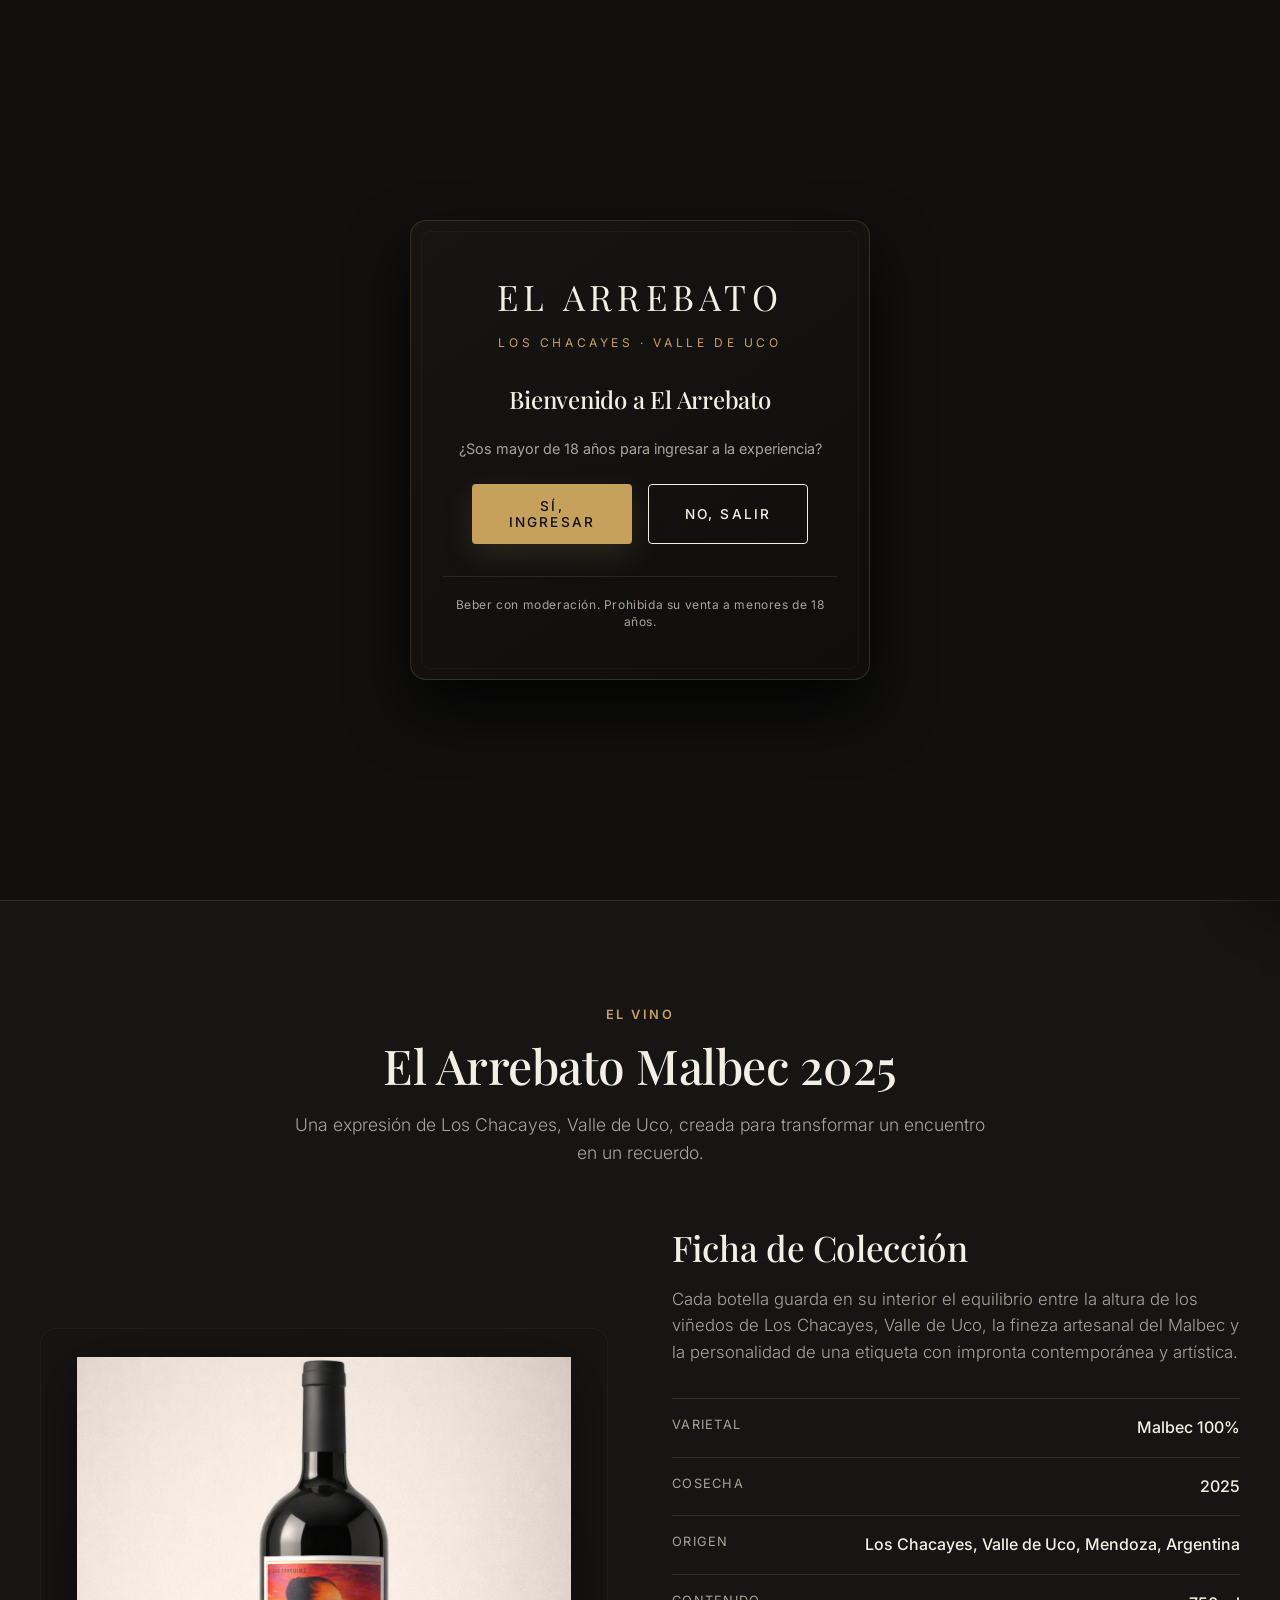
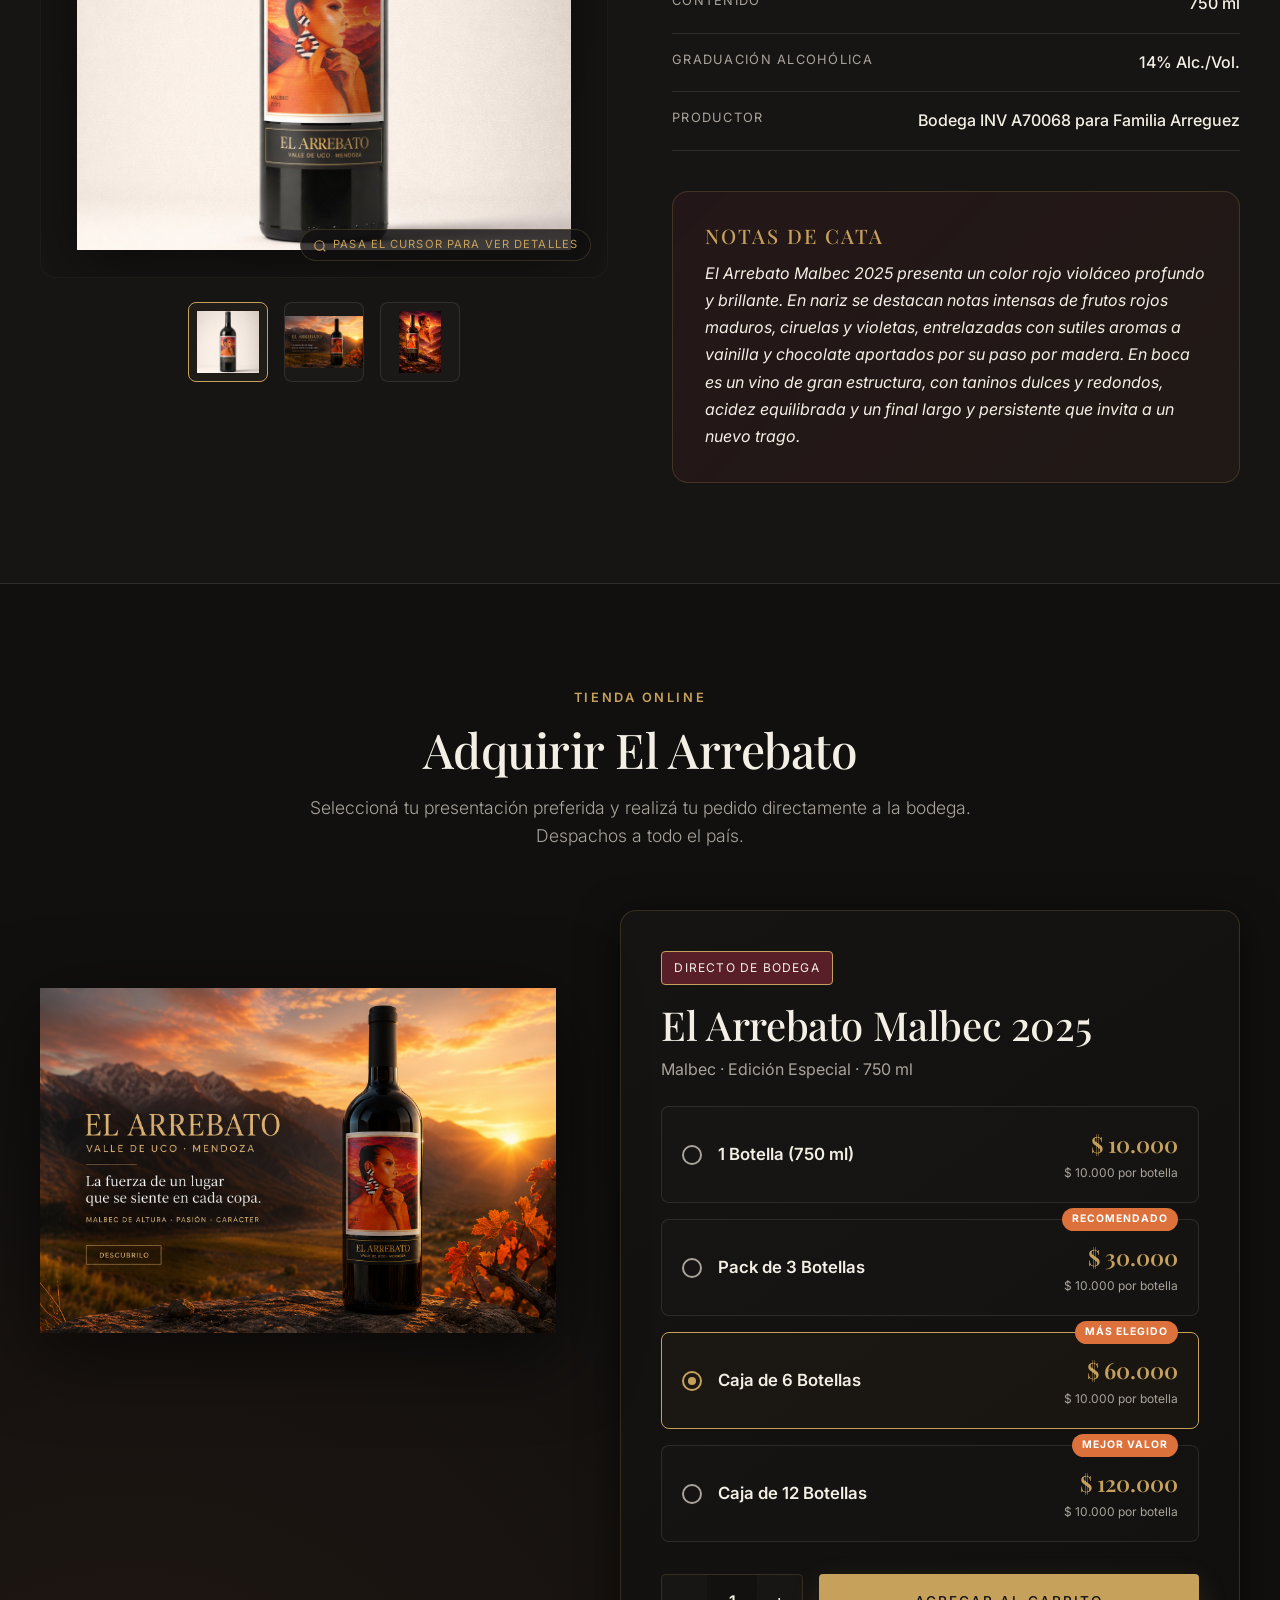
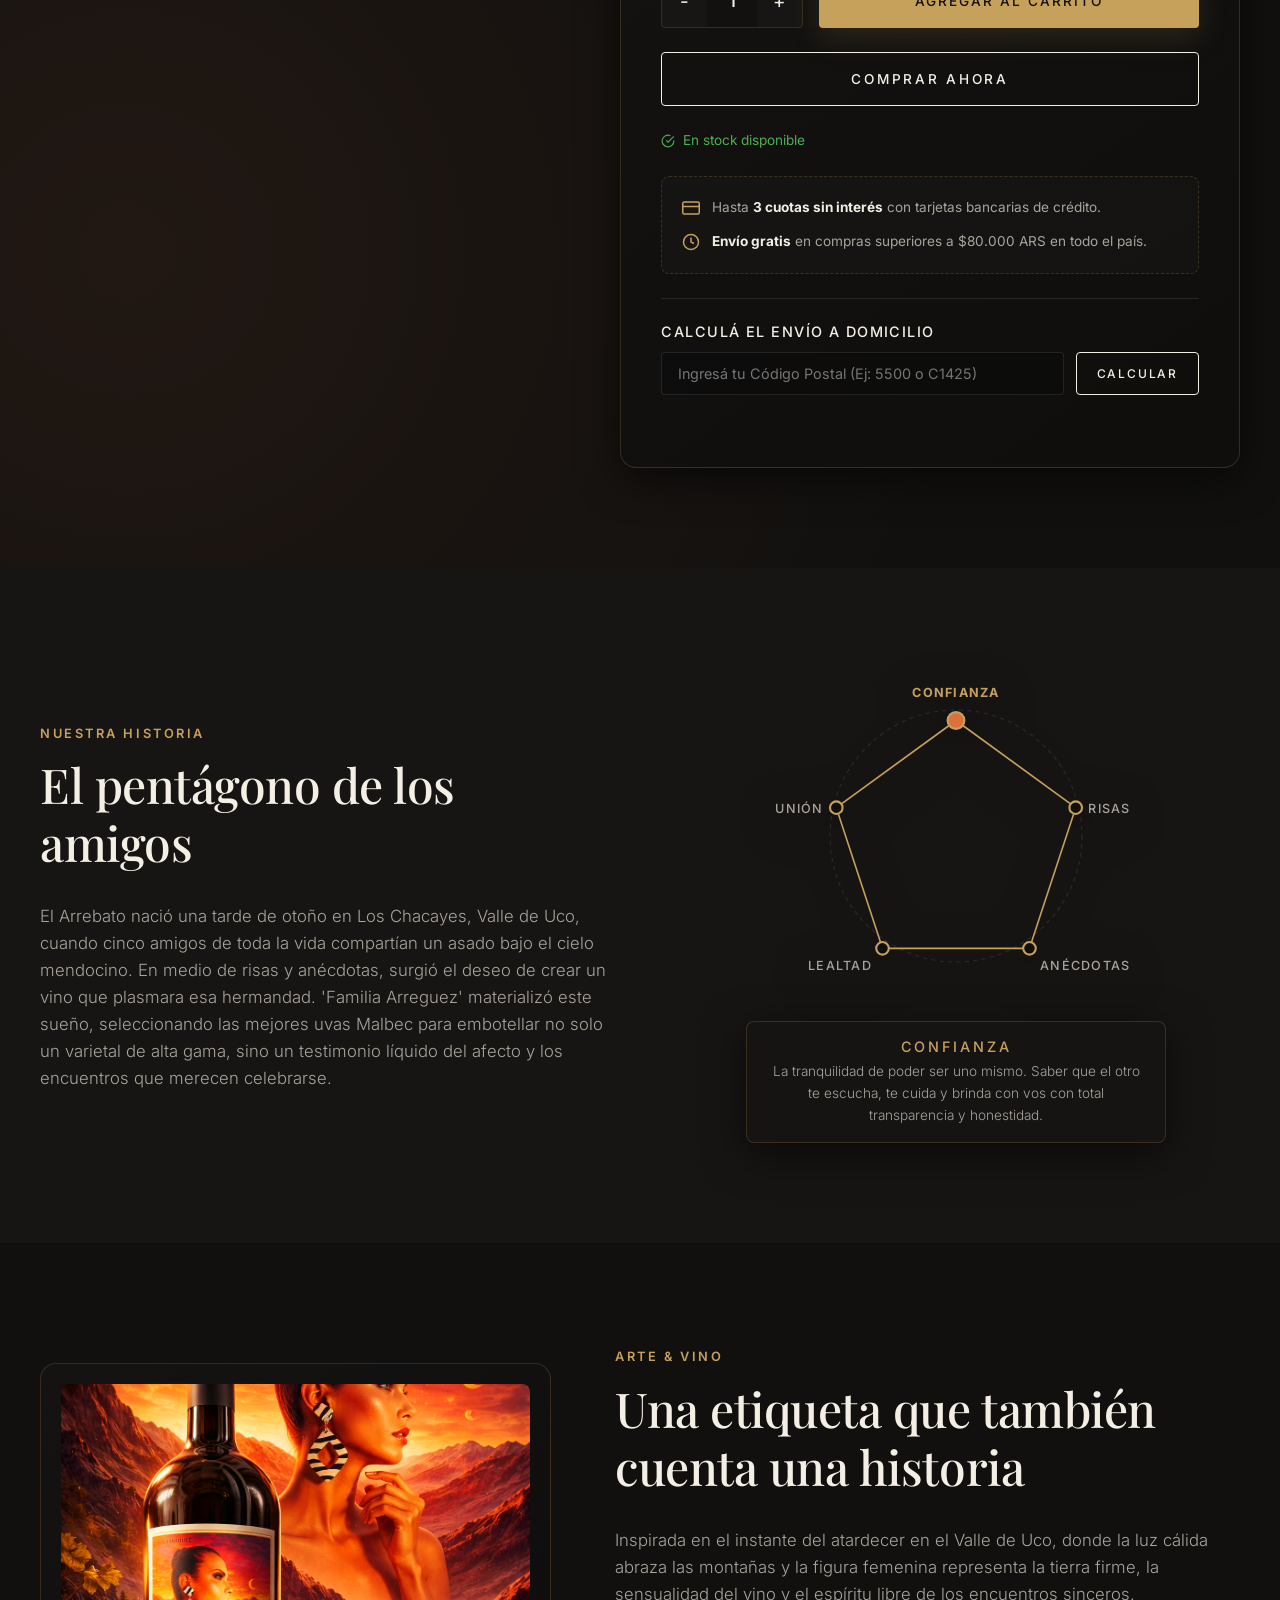
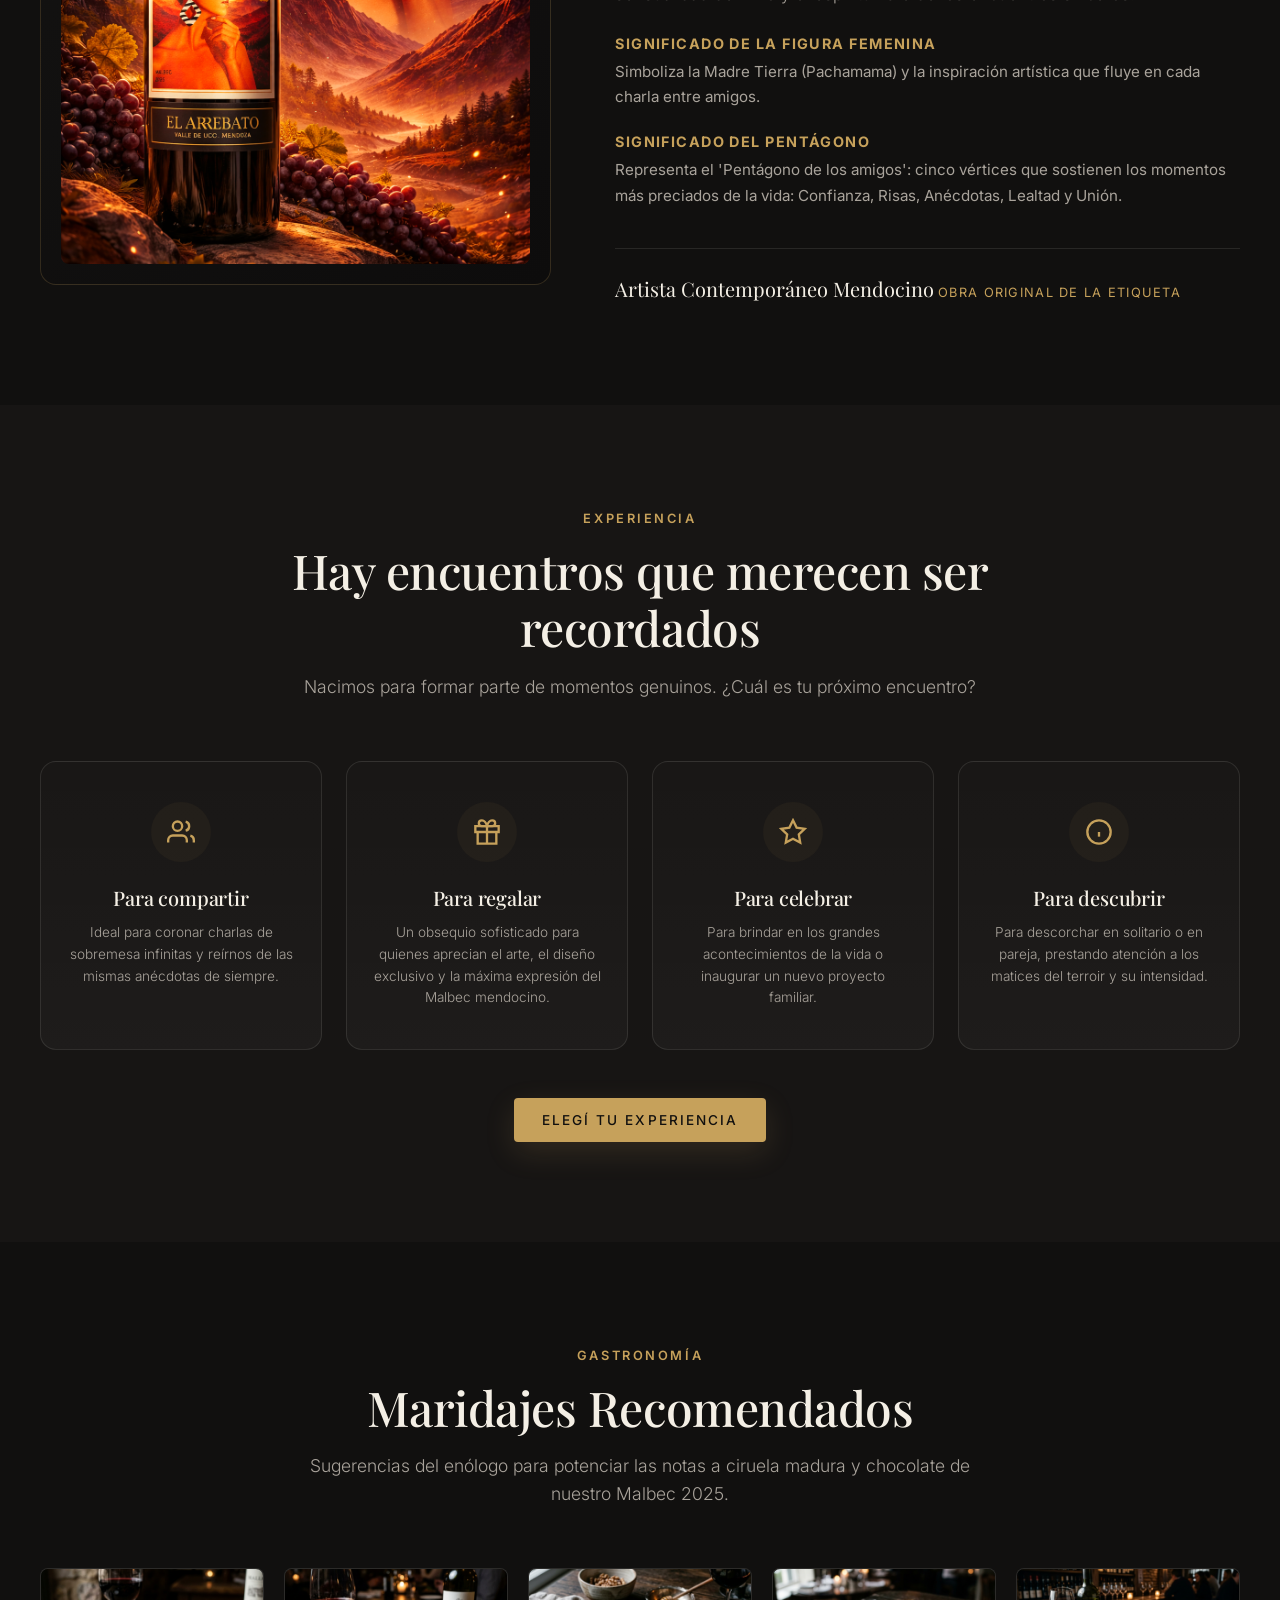
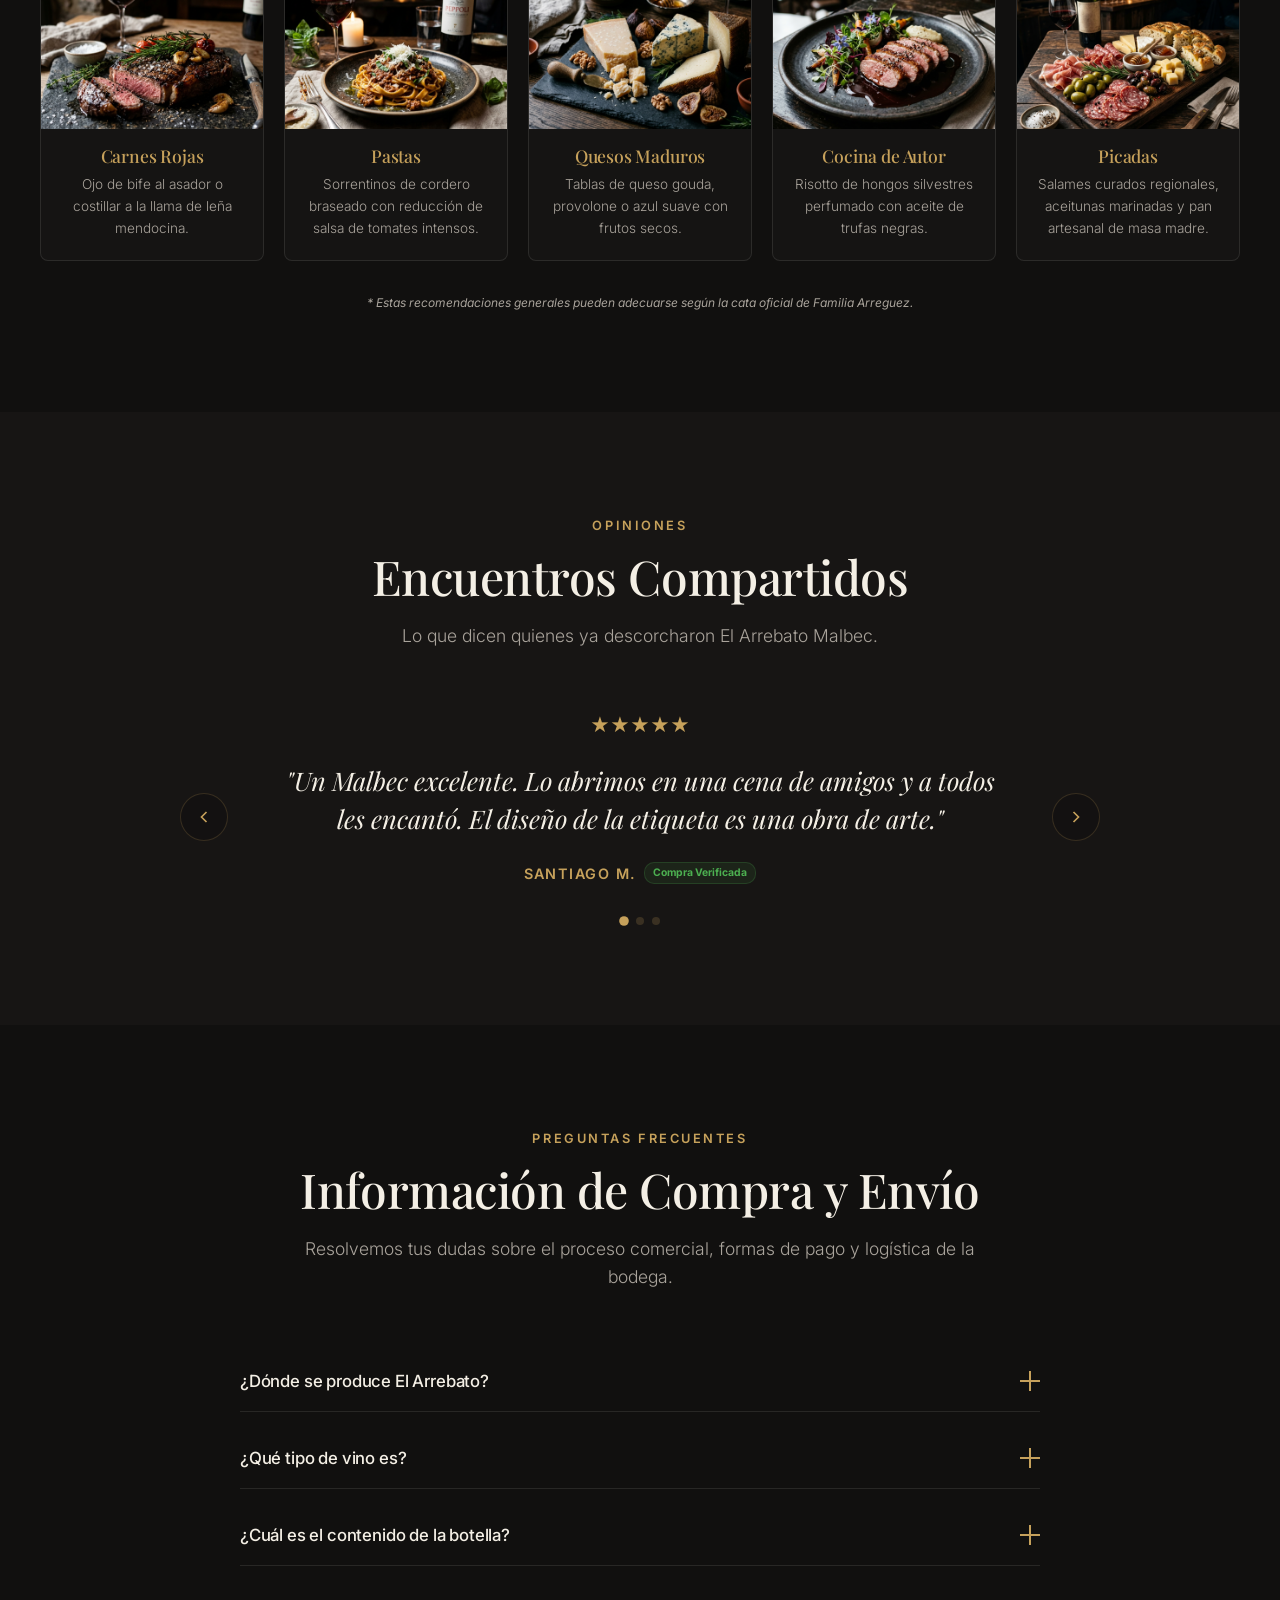
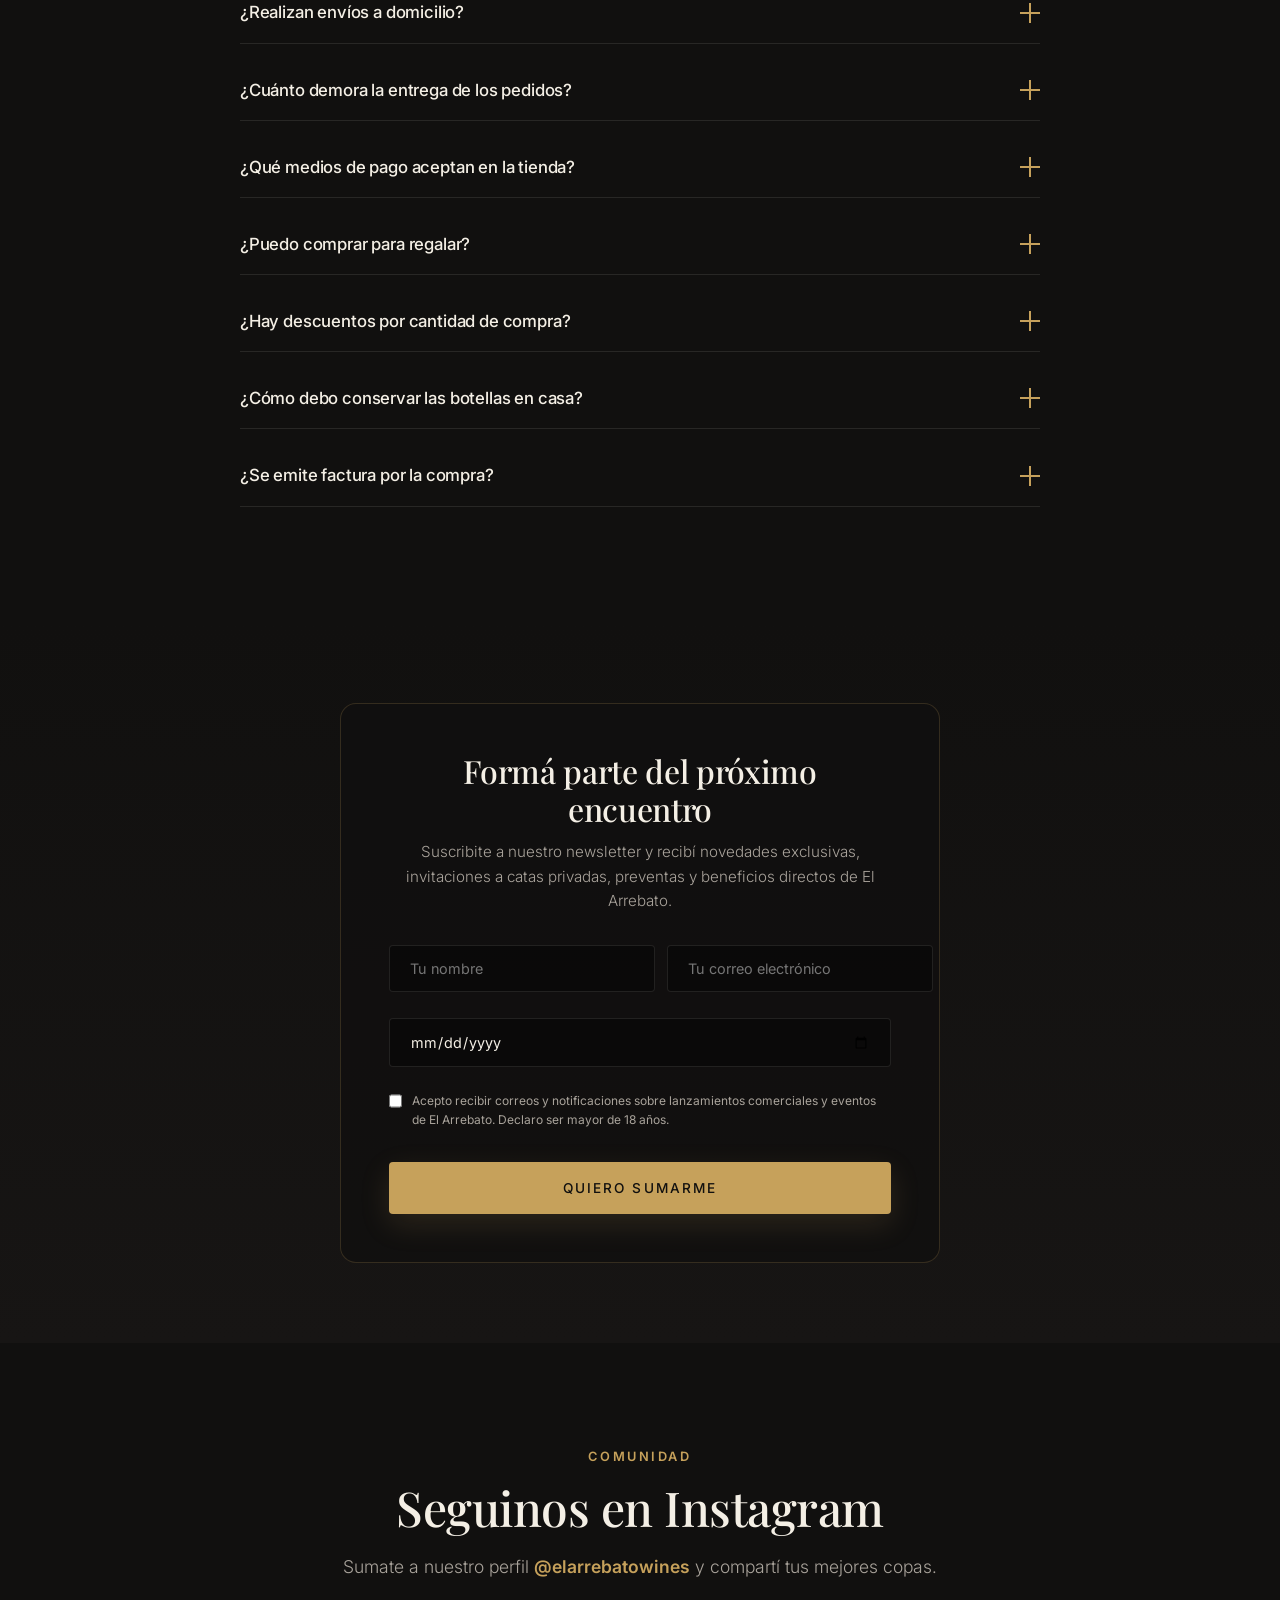
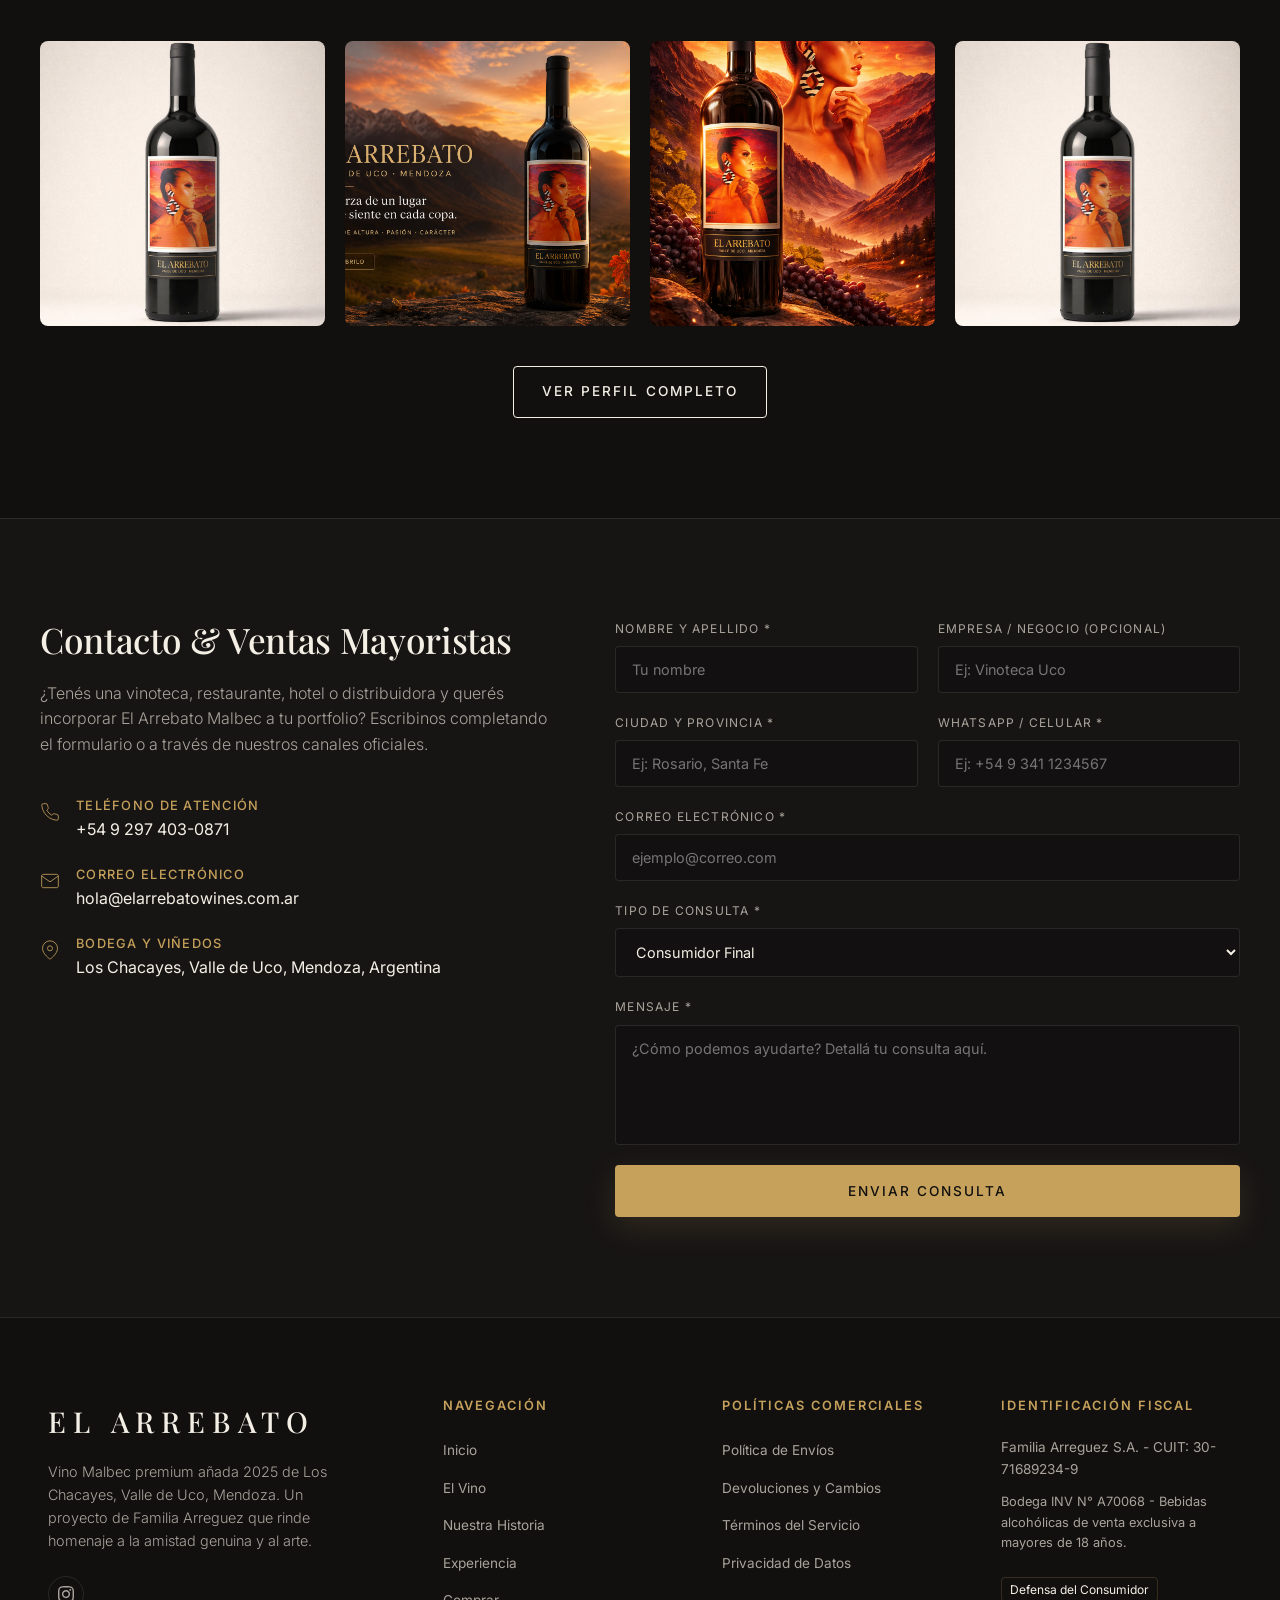
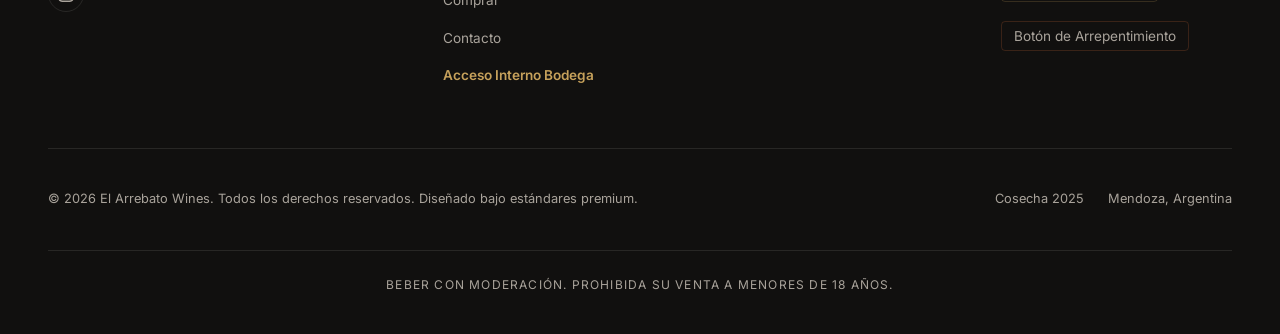
<file: index.html>
<!DOCTYPE html>
<html lang="es">
<head>
    <meta charset="UTF-8">
    <meta name="viewport" content="width=device-width, initial-scale=1.0">
    
    <!-- SEO & Metadata Primario -->
    <title>El Arrebato — Vino Malbec Premium de Los Chacayes, Valle de Uco</title>
    <meta name="description" content="Descubrí El Arrebato, un Malbec premium de Los Chacayes, Valle de Uco, Mendoza. Creado bajo el concepto del pentágono de los amigos para transformar encuentros en recuerdos. Compra online segura.">
    <meta name="keywords" content="El Arrebato vino, El Arrebato Malbec, Malbec Los Chacayes, Malbec Valle de Uco, Comprar vino Malbec online, Comprar vino de Mendoza, Vino argentino premium, Vino para regalar, Vinos del Valle de Uco">
    <link rel="canonical" href="https://www.elarrebatowines.com.ar/">

    <!-- Open Graph (Redes Sociales) -->
    <meta property="og:type" content="product">
    <meta property="og:title" content="El Arrebato — Vino Malbec Premium de Los Chacayes, Valle de Uco">
    <meta property="og:description" content="Desde Los Chacayes, Valle de Uco, Mendoza, una edición con carácter, arte y una historia de amistad. Edición exclusiva 750 ml.">
    <meta property="og:image" content="public/images/arrebato_perspectiva.png">
    <meta property="og:url" content="https://www.elarrebatowines.com.ar/">
    <meta property="og:site_name" content="El Arrebato">

    <!-- Estilos CSS -->
    <link rel="stylesheet" href="css/style.css">
    
    <!-- FAQ Schema JSON-LD para SEO y AEO -->
    <script type="application/ld+json">
    {
      "@context": "https://schema.org",
      "@type": "FAQPage",
      "mainEntity": [
        {
          "@type": "Question",
          "name": "¿Dónde se produce El Arrebato?",
          "acceptedAnswer": {
            "@type": "Answer",
            "text": "El Arrebato se produce y embotella con uvas seleccionadas de Los Chacayes, Valle de Uco, Mendoza, Argentina."
          }
        },
        {
          "@type": "Question",
          "name": "¿Qué tipo de vino es?",
          "acceptedAnswer": {
            "@type": "Answer",
            "text": "Es un vino tinto varietal 100% Malbec, cosecha 2025, de perfil premium y sofisticado."
          }
        },
        {
          "@type": "Question",
          "name": "¿Cuál es el contenido de la botella?",
          "acceptedAnswer": {
            "@type": "Answer",
            "text": "La presentación oficial de El Arrebato Malbec es en botella de vidrio premium de 750 ml."
          }
        },
        {
          "@type": "Question",
          "name": "¿Realizan envíos?",
          "acceptedAnswer": {
            "@type": "Answer",
            "text": "Sí, realizamos envíos a todo el territorio de la República Argentina de forma segura y garantizada."
          }
        },
        {
          "@type": "Question",
          "name": "¿Cuánto demora la entrega?",
          "acceptedAnswer": {
            "@type": "Answer",
            "text": "Los envíos dentro de Mendoza demoran de 24 a 48 horas. Para CABA, GBA y principales capitales nacionales, el tiempo es de 3 a 5 días hábiles. El resto del país demora de 5 a 7 días hábiles."
          }
        },
        {
          "@type": "Question",
          "name": "¿Qué medios de pago aceptan?",
          "acceptedAnswer": {
            "@type": "Answer",
            "text": "Aceptamos tarjetas de crédito y débito a través de la plataforma segura de Mercado Pago, y transferencia bancaria directa."
          }
        }
      ]
    }
    </script>

    <!-- Product Schema JSON-LD para Google Search -->
    <script type="application/ld+json">
    {
      "@context": "https://schema.org/",
      "@type": "Product",
      "name": "El Arrebato Malbec 2025",
      "image": [
        "public/images/arrebato_frente.png",
        "public/images/arrebato_perspectiva.png"
      ],
      "description": "Vino Malbec premium añada 2025 de Los Chacayes, Valle de Uco, Mendoza. 14% Alc./Vol. Producido para Familia Arreguez.",
      "sku": "EA-MALBEC-2025",
      "brand": {
        "@type": "Brand",
        "name": "El Arrebato"
      },
      "offers": {
        "@type": "AggregateOffer",
        "priceCurrency": "ARS",
        "lowPrice": "10000",
        "highPrice": "10000",
        "offerCount": "4",
        "priceValidUntil": "2027-12-31",
        "availability": "https://schema.org/InStock"
      }
    }
    </script>
</head>
<body>

    <!-- 1. Verificación de Edad (Age Gate) -->
    <div id="age-gate">
        <div class="age-gate-card">
            <div class="age-gate-logo">EL ARREBATO</div>
            <div class="age-gate-subtitle">Los Chacayes · Valle de Uco</div>
            <h2 class="age-gate-title">Bienvenido a El Arrebato</h2>
            <p style="color: var(--color-gray-warm); font-size: 0.9rem; margin-bottom: 24px;">¿Sos mayor de 18 años para ingresar a la experiencia?</p>
            
            <div class="age-gate-buttons">
                <button class="btn btn-solid" id="age-yes">Sí, ingresar</button>
                <button class="btn btn-outline" id="age-no">No, salir</button>
            </div>
            
            <div class="age-gate-warning">
                Beber con moderación. Prohibida su venta a menores de 18 años.
            </div>
        </div>
    </div>

    <!-- 2. Carrito de Compras Lateral (Drawer) -->
    <div class="cart-overlay" id="cart-overlay"></div>
    <div id="cart-drawer">
        <div class="cart-header">
            <h3>Tu selección de vinos</h3>
            <span class="close-cart" id="close-cart">
                <svg viewBox="0 0 24 24" width="24" height="24" stroke="currentColor" fill="none" stroke-width="2"><line x1="18" y1="6" x2="6" y2="18"></line><line x1="6" y1="6" x2="18" y2="18"></line></svg>
            </span>
        </div>
        
        <div class="cart-items-container" id="cart-items-container">
            <!-- Renderizado dinámico de items vía JS -->
        </div>
        
        <div class="cart-footer">
            <div class="discount-code-section">
                <div class="discount-code-row">
                    <input type="text" id="promo-code-input" placeholder="Ingresá código de descuento (Ej: AMIGOS10)" value="">
                    <button class="btn btn-outline" id="apply-promo-btn">Aplicar</button>
                </div>
                <div class="discount-message" id="promo-message"></div>
            </div>
            
            <div class="cart-subtotal-row">
                <span>Subtotal:</span>
                <span id="cart-subtotal">$0</span>
            </div>
            <div class="cart-subtotal-row text-sunset" style="display: none;">
                <span>Descuento aplicado:</span>
                <span id="cart-discount">-$0</span>
            </div>
            <div class="cart-subtotal-row">
                <span>Envío estimado:</span>
                <span id="cart-shipping">$0</span>
            </div>
            <div class="cart-subtotal-row total">
                <span>Total:</span>
                <span id="cart-total">$0</span>
            </div>
            
            <button class="btn btn-solid" id="btn-checkout">Proceder al checkout</button>
            <div class="cart-continue-shopping" id="continue-shopping">Seguir explorando</div>
        </div>
    </div>

    <!-- 3. Modal de Checkout de Compra -->
    <div class="checkout-modal" id="checkout-modal">
        <div class="checkout-card">
            <div class="checkout-header">
                <h3>Finalizar Compra</h3>
                <span class="close-checkout" id="close-checkout">&times;</span>
            </div>
            
            <div class="checkout-steps-nav">
                <div class="checkout-step-nav-item active" id="step-nav-1">1. Envío</div>
                <div class="checkout-step-nav-item" id="step-nav-2">2. Pago</div>
                <div class="checkout-step-nav-item" id="step-nav-3">3. Confirmación</div>
            </div>
            
            <div class="checkout-body">
                <!-- Paso 1: Datos Personales y de Envío -->
                <div class="checkout-step-panel active" id="step-panel-1">
                    <h4 style="font-family:var(--font-sans); font-size:1.1rem; margin-bottom:20px; font-weight:600;">Detalle de entrega</h4>
                    <form class="checkout-form-grid" id="checkout-form-1" onsubmit="return false;">
                        <div class="form-group" style="grid-column: span 2;">
                            <label for="chk-name">Nombre y Apellido completo *</label>
                            <input type="text" id="chk-name" required placeholder="Ej: Juan Arreguez">
                        </div>
                        <div class="form-group">
                            <label for="chk-email">Email *</label>
                            <input type="email" id="chk-email" required placeholder="juan@ejemplo.com">
                        </div>
                        <div class="form-group">
                            <label for="chk-phone">WhatsApp / Celular *</label>
                            <input type="tel" id="chk-phone" required placeholder="Ej: +54 9 297 403-0871">
                        </div>
                        <div class="form-group" style="grid-column: span 2;">
                            <label for="chk-address">Calle, número, piso, dpto *</label>
                            <input type="text" id="chk-address" required placeholder="Dirección completa de entrega">
                        </div>
                        <div class="form-group">
                            <label for="chk-province">Provincia *</label>
                            <select id="chk-province" required>
                                <option value="Mendoza">Mendoza</option>
                                <option value="Buenos Aires">Buenos Aires</option>
                                <option value="CABA">CABA (Capital Federal)</option>
                                <option value="Catamarca">Catamarca</option>
                                <option value="Chaco">Chaco</option>
                                <option value="Chubut">Chubut</option>
                                <option value="Cordoba">Córdoba</option>
                                <option value="Corrientes">Corrientes</option>
                                <option value="Entre Rios">Entre Ríos</option>
                                <option value="Formosa">Formosa</option>
                                <option value="Jujuy">Jujuy</option>
                                <option value="La Pampa">La Pampa</option>
                                <option value="La Rioja">La Rioja</option>
                                <option value="Misiones">Misiones</option>
                                <option value="Neuquen">Neuquén</option>
                                <option value="Rio Negro">Río Negro</option>
                                <option value="Salta">Salta</option>
                                <option value="San Juan">San Juan</option>
                                <option value="San Luis">San Luis</option>
                                <option value="Santa Cruz">Santa Cruz</option>
                                <option value="Santa Fe">Santa Fe</option>
                                <option value="Santiago del Estero">Santiago del Estero</option>
                                <option value="Tierra del Fuego">Tierra del Fuego</option>
                                <option value="Tucuman">Tucumán</option>
                            </select>
                        </div>
                        <div class="form-group">
                            <label for="chk-city">Localidad *</label>
                            <input type="text" id="chk-city" required placeholder="Ej: Ciudad de Mendoza">
                        </div>
                        <div class="form-group">
                            <label for="chk-zip">Código Postal *</label>
                            <input type="text" id="chk-zip" required placeholder="Ej: 5500">
                        </div>
                    </form>
                </div>
                
                <!-- Paso 2: Método de Pago -->
                <div class="checkout-step-panel" id="step-panel-2">
                    <h4 style="font-family:var(--font-sans); font-size:1.1rem; margin-bottom:20px; font-weight:600;">Selección de pago</h4>
                    <div class="payment-methods-grid">
                        <div class="payment-method-card selected" data-method="mercadopago">
                            <div class="payment-method-radio"></div>
                            <div class="payment-method-text">
                                <h4>Mercado Pago (Crédito, Débito, Saldo)</h4>
                                <p>Aboná de forma segura con tarjeta de crédito en cuotas sin interés o débito directo a través de la pasarela líder.</p>
                            </div>
                        </div>
                        <div class="payment-method-card" data-method="transfer">
                            <div class="payment-method-radio"></div>
                            <div class="payment-method-text">
                                <h4>Transferencia Bancaria Directa</h4>
                                <p>Recibirás los datos bancarios de la Familia Arreguez para enviar tu comprobante. Despacho inmediato.</p>
                            </div>
                        </div>
                    </div>
                    <div class="order-summary-box" id="checkout-order-summary">
                        <!-- Carga dinámica del resumen de orden -->
                    </div>
                </div>
                
                <!-- Paso 3: Confirmación Final Éxito -->
                <div class="checkout-step-panel" id="step-panel-3">
                    <div class="checkout-success-panel">
                        <div class="checkout-success-icon flex-center">
                            <svg viewBox="0 0 24 24" stroke="currentColor" fill="none" stroke-width="3"><polyline points="20 6 9 17 4 12"></polyline></svg>
                        </div>
                        <h4>¡Gracias por tu compra!</h4>
                        <p>Tu orden de El Arrebato ha sido recibida con éxito y ya está en proceso de preparación en la bodega. Te enviamos un mail automático con el resumen.</p>
                        
                        <div class="order-summary-box" id="success-summary-box" style="text-align: left;">
                            <!-- Detalle resumen exitoso -->
                        </div>
                        <div id="payment-instructions"></div>
                        
                        <button class="btn btn-solid" id="checkout-finish-btn" style="margin-top: 24px;">Volver a la Tienda</button>
                    </div>
                </div>
            </div>
            
            <div class="checkout-footer">
                <button class="btn btn-outline" id="checkout-prev" style="display: none;">Volver</button>
                <button class="btn btn-solid" id="checkout-next">Continuar a pago</button>
            </div>
        </div>
    </div>

    <!-- 4. Header de la Landing Page -->
    <header>
        <div class="nav-container">
            <a href="#hero" class="logo">EL ARREBATO</a>
            
            <nav class="nav-links" id="nav-links">
                <a href="#hero" class="active">Inicio</a>
                <a href="#el-vino">El Vino</a>
                <a href="#nuestra-historia">Nuestra Historia</a>
                <a href="#experiencia">Experiencia</a>
                <a href="#comprar">Comprar</a>
                <a href="#contacto">Contacto</a>
            </nav>
            
            <div class="nav-actions">
                <!-- Lang pill toggle -->
                <div class="lang-selector-pill">
                    <span class="lang-btn active">ES</span>
                    <span class="lang-btn">EN</span>
                </div>
                <div class="cart-icon-btn" id="cart-icon-btn" aria-label="Carrito de compras" style="margin-left: 10px;">
                    <svg viewBox="0 0 24 24"><circle cx="9" cy="21" r="1"></circle><circle cx="20" cy="21" r="1"></circle><path d="M1 1h4l2.68 13.39a2 2 0 0 0 2 1.61h9.72a2 2 0 0 0 2-1.61L23 6H6"></path></svg>
                    <span class="cart-badge" style="display: none;">0</span>
                </div>
                <a href="#comprar" class="btn btn-outline nav-cta-btn">Comprar ahora</a>
                <div class="menu-toggle" id="menu-toggle" aria-label="Menu hamburguesa">
                    <span></span>
                    <span></span>
                    <span></span>
                </div>
            </div>
        </div>
    </header>

    <!-- 5. Hero Principal (Pantalla Completa) -->
    <section id="hero">
        <div class="container hero-grid">
            <div class="hero-content">
                <span class="hero-tagline">Malbec 2025 · Los Chacayes · Valle de Uco</span>
                <h1 class="hero-title">Un Malbec<br>nacido para<br>compartir.</h1>
                <p class="hero-desc">Desde Los Chacayes, Valle de Uco, una edición con carácter, arte y una historia que comienza entre amigos.</p>
                <div class="hero-buttons">
                    <a href="#comprar" class="btn btn-solid">Comprar El Arrebato <span class="arrow-symbol">→</span></a>
                    <a href="#nuestra-historia" class="btn btn-outline">Descubrir su historia</a>
                </div>
            </div>
        </div>
        <div class="hero-visual">
            <img src="public/images/arrebato_hero.jpg" alt="El Arrebato Malbec 2025" class="hero-main-img">
        </div>
        <div class="scroll-indicator" onclick="document.getElementById('el-vino').scrollIntoView({behavior: 'smooth'});">
            <span>Explorar</span>
        </div>
    </section>

    <!-- 6. Presentación del Producto & Ficha Técnica -->
    <section id="el-vino" class="section-padding">
        <div class="container">
            <div class="section-header">
                <span>El Vino</span>
                <h2>El Arrebato Malbec 2025</h2>
                <p>Una expresión de Los Chacayes, Valle de Uco, creada para transformar un encuentro en un recuerdo.</p>
            </div>
            
            <div class="product-showcase">
                <div class="product-gallery">
                    <div class="gallery-main">
                        <img src="public/images/arrebato_frente.png" alt="El Arrebato Malbec" id="main-gallery-img">
                        <div class="zoom-hint">
                            <svg viewBox="0 0 24 24" width="14" height="14" stroke="currentColor" fill="none" stroke-width="2" style="margin-top:1px;"><circle cx="11" cy="11" r="8"></circle><line x1="21" y1="21" x2="16.65" y2="16.65"></line></svg>
                            Pasa el cursor para ver detalles
                        </div>
                    </div>
                    <div class="gallery-thumbs">
                        <div class="thumb-btn active" data-type="frente">
                            <img src="public/images/arrebato_frente.png" alt="Frente">
                        </div>
                        <div class="thumb-btn" data-type="perspectiva">
                            <img src="public/images/arrebato_perspectiva.png" alt="Perspectiva">
                        </div>
                        <div class="thumb-btn" data-type="contra">
                            <img src="public/images/arrebato_contraetiqueta.png" alt="Contraetiqueta">
                        </div>
                    </div>
                </div>
                
                <div class="product-details">
                    <h3>Ficha de Colección</h3>
                    <p class="product-desc">Cada botella guarda en su interior el equilibrio entre la altura de los viñedos de Los Chacayes, Valle de Uco, la fineza artesanal del Malbec y la personalidad de una etiqueta con impronta contemporánea y artística.</p>
                    
                    <div class="specs-table">
                        <div class="spec-row">
                            <span class="spec-label">Varietal</span>
                            <span class="spec-value">Malbec 100%</span>
                        </div>
                        <div class="spec-row">
                            <span class="spec-label">Cosecha</span>
                            <span class="spec-value">2025</span>
                        </div>
                        <div class="spec-row">
                            <span class="spec-label">Origen</span>
                            <span class="spec-value">Los Chacayes, Valle de Uco, Mendoza, Argentina</span>
                        </div>
                        <div class="spec-row">
                            <span class="spec-label">Contenido</span>
                            <span class="spec-value">750 ml</span>
                        </div>
                        <div class="spec-row">
                            <span class="spec-label">Graduación Alcohólica</span>
                            <span class="spec-value">14% Alc./Vol.</span>
                        </div>
                        <div class="spec-row">
                            <span class="spec-label">Productor</span>
                            <span class="spec-value">Bodega INV A70068 para Familia Arreguez</span>
                        </div>
                    </div>
                    
                    <div class="tasting-notes">
                        <h4>Notas de Cata</h4>
                        <p id="db-tasting-notes">
                            <!-- Inyección dinámica de textos desde DB local -->
                        </p>
                    </div>
                </div>
            </div>
        </div>
    </section>

    <!-- 7. Módulo de E-Commerce (Sección de Compra) -->
    <section id="comprar" class="section-padding">
        <div class="container">
            <div class="section-header">
                <span>Tienda Online</span>
                <h2>Adquirir El Arrebato</h2>
                <p>Seleccioná tu presentación preferida y realizá tu pedido directamente a la bodega. Despachos a todo el país.</p>
            </div>
            
            <div class="ecommerce-container">
                <div class="ecommerce-preview">
                    <img src="public/images/arrebato_perspectiva.png" alt="Botella El Arrebato Malbec">
                </div>
                
                <div class="ecommerce-buy-card">
                    <span class="ecommerce-badge-promo">Directo de Bodega</span>
                    <h3 class="ecommerce-wine-title">El Arrebato Malbec 2025</h3>
                    <p class="ecommerce-wine-subtitle">Malbec · Edición Especial · 750 ml</p>
                    
                    <div class="presentation-selector" id="presentation-selector">
                        <!-- Generación dinámica de opciones de pack (1 botella, pack de 3, 6, 12) -->
                    </div>
                    
                    <!-- Controles de cantidad -->
                    <div class="ecommerce-actions">
                        <div class="quantity-selector">
                            <button class="qty-btn" id="buy-qty-minus" aria-label="Restar">-</button>
                            <input type="text" class="qty-input" id="buy-qty" value="1" readonly>
                            <button class="qty-btn" id="buy-qty-plus" aria-label="Sumar">+</button>
                        </div>
                        <button class="btn btn-solid" id="btn-add-cart">Agregar al Carrito</button>
                    </div>
                    
                    <button class="btn btn-outline" id="btn-buy-now" style="width: 100%; margin-bottom: 24px; height: 54px; letter-spacing: 0.2em;">Comprar ahora</button>
                    
                    <!-- Stock status -->
                    <div class="stock-indicator-text" id="db-stock-indicator">
                        <!-- Cargando stock -->
                    </div>
                    
                    <!-- Promos y Cuotas -->
                    <div class="payment-promos">
                        <div class="promo-item">
                            <svg viewBox="0 0 24 24" stroke="currentColor" fill="none" stroke-width="2"><rect x="1" y="4" width="22" height="16" rx="2" ry="2"></rect><line x1="1" y1="10" x2="23" y2="10"></line></svg>
                            <span>Hasta <strong>3 cuotas sin interés</strong> con tarjetas bancarias de crédito.</span>
                        </div>
                        <div class="promo-item">
                            <svg viewBox="0 0 24 24" stroke="currentColor" fill="none" stroke-width="2"><circle cx="12" cy="12" r="10"></circle><polyline points="12 6 12 12 16 14"></polyline></svg>
                            <span><strong>Envío gratis</strong> en compras superiores a $80.000 ARS en todo el país.</span>
                        </div>
                    </div>
                    
                    <!-- Calculador de envío -->
                    <div class="shipping-calc">
                        <h4>Calculá el envío a domicilio</h4>
                        <div class="shipping-input-group">
                            <input type="text" id="shipping-zip" placeholder="Ingresá tu Código Postal (Ej: 5500 o C1425)">
                            <button class="btn btn-outline" id="calc-shipping-btn">Calcular</button>
                        </div>
                        <div class="shipping-result" id="shipping-result"></div>
                    </div>
                </div>
            </div>
        </div>
    </section>

    <!-- 8. Nuestra Historia (El Pentágono de los Amigos) -->
    <section id="nuestra-historia" class="section-padding">
        <div class="container story-grid">
            <div class="story-content">
                <div class="section-header" style="text-align: left; margin-bottom: 32px; max-width: 100%;">
                    <span>Nuestra Historia</span>
                    <h2>El pentágono de los amigos</h2>
                </div>
                <div class="story-text" id="db-brand-history">
                    <!-- Contenido editable inyectado de la historia familiar y conceptual -->
                </div>
            </div>
            
            <div class="story-visual-container">
                <!-- SVG Interactivo del Pentágono de Amigos -->
                <div class="pentagon-svg-container">
                    <svg viewBox="-50 -10 400 310" class="pentagon-svg">
                        <circle cx="150" cy="150" r="120" class="pentagon-bg-circle"></circle>
                        <!-- Pentágono Geométrico. Vértices:
                             1: (150, 40) - Confianza
                             2: (264, 123) - Risas
                             3: (220, 257) - Anécdotas
                             4: (80, 257) - Lealtad
                             5: (36, 123) - Unión
                        -->
                        <polygon points="150,40 264,123 220,257 80,257 36,123" class="pentagon-line"></polygon>
                        
                        <!-- Nodos -->
                        <circle cx="150" cy="40" r="6" class="pentagon-node" data-concept="confianza"></circle>
                        <circle cx="264" cy="123" r="6" class="pentagon-node" data-concept="risas"></circle>
                        <circle cx="220" cy="257" r="6" class="pentagon-node" data-concept="anecdotas"></circle>
                        <circle cx="80" cy="257" r="6" class="pentagon-node" data-concept="lealtad"></circle>
                        <circle cx="36" cy="123" r="6" class="pentagon-node" data-concept="union"></circle>
                        
                        <!-- Textos etiquetas -->
                        <text x="150" y="18" class="pentagon-label-text" data-concept="confianza">Confianza</text>
                        <text x="276" y="128" class="pentagon-label-text" data-concept="risas" style="text-anchor: start;">Risas</text>
                        <text x="230" y="278" class="pentagon-label-text" data-concept="anecdotas" style="text-anchor: start;">Anécdotas</text>
                        <text x="70" y="278" class="pentagon-label-text" data-concept="lealtad" style="text-anchor: end;">Lealtad</text>
                        <text x="24" y="128" class="pentagon-label-text" data-concept="union" style="text-anchor: end;">Unión</text>
                    </svg>
                    
                    <!-- Tarjeta interactiva sobre el pentágono -->
                    <div class="pentagon-info-card">
                        <h5 id="pentagon-info-title">Pilar de Amistad</h5>
                        <p id="pentagon-info-desc">Selecciona o posate sobre un pilar del pentágono para descubrir qué representa en cada copa de El Arrebato.</p>
                    </div>
                </div>
            </div>
        </div>
    </section>

    <!-- 9. Identidad Artística de la Etiqueta -->
    <section id="identidad-artistica" class="section-padding">
        <div class="container art-grid">
            <div class="art-image-frame">
                <!-- Seccion zoom sobre ilustración botella -->
                <img src="public/images/arrebato_contraetiqueta.png" alt="Ilustración artística etiqueta El Arrebato" class="art-image-zoom">
            </div>
            
            <div class="art-details">
                <div class="section-header" style="text-align: left; margin-bottom: 32px; max-width: 100%;">
                    <span>Arte & Vino</span>
                    <h2>Una etiqueta que también cuenta una historia</h2>
                </div>
                <p id="db-art-inspiration">
                    <!-- Carga dinámica de la descripción de la ilustración artística -->
                </p>
                
                <div style="margin-bottom: 20px;">
                    <strong class="text-gold" style="font-size:0.9rem; text-transform:uppercase; letter-spacing:0.1em; display:block; margin-bottom:4px;">Significado de la Figura Femenina</strong>
                    <span id="db-art-woman" style="font-size:0.95rem; color:var(--color-gray-warm)">-</span>
                </div>
                
                <div style="margin-bottom: 20px;">
                    <strong class="text-gold" style="font-size:0.9rem; text-transform:uppercase; letter-spacing:0.1em; display:block; margin-bottom:4px;">Significado del Pentágono</strong>
                    <span id="db-art-pentagon" style="font-size:0.95rem; color:var(--color-gray-warm)">-</span>
                </div>
                
                <div class="artist-signature">
                    <span class="artist-name" id="db-art-author">-</span>
                    <span class="artist-title">Obra Original de la Etiqueta</span>
                </div>
            </div>
        </div>
    </section>

    <!-- 10. Experiencia El Arrebato -->
    <section id="experiencia" class="section-padding">
        <div class="container">
            <div class="section-header">
                <span>Experiencia</span>
                <h2>Hay encuentros que merecen ser recordados</h2>
                <p>Nacimos para formar parte de momentos genuinos. ¿Cuál es tu próximo encuentro?</p>
            </div>
            
            <div class="experience-grid">
                <div class="experience-card">
                    <div class="experience-icon flex-center">
                        <svg viewBox="0 0 24 24" stroke="currentColor" fill="none" stroke-width="2"><path d="M17 21v-2a4 4 0 0 0-4-4H5a4 4 0 0 0-4 4v2"></path><circle cx="9" cy="7" r="4"></circle><path d="M23 21v-2a4 4 0 0 0-3-3.87"></path><path d="M16 3.13a4 4 0 0 1 0 7.75"></path></svg>
                    </div>
                    <h4>Para compartir</h4>
                    <p>Ideal para coronar charlas de sobremesa infinitas y reírnos de las mismas anécdotas de siempre.</p>
                </div>
                
                <div class="experience-card">
                    <div class="experience-icon flex-center">
                        <svg viewBox="0 0 24 24" stroke="currentColor" fill="none" stroke-width="2"><path d="M20 12v10H4V12"></path><path d="M2 7h20v5H2z"></path><path d="M12 22V7"></path><path d="M12 7H7.5a2.5 2.5 0 0 1 0-5C11 2 12 7 12 7z"></path><path d="M12 7h4.5a2.5 2.5 0 0 0 0-5C13 2 12 7 12 7z"></path></svg>
                    </div>
                    <h4>Para regalar</h4>
                    <p>Un obsequio sofisticado para quienes aprecian el arte, el diseño exclusivo y la máxima expresión del Malbec mendocino.</p>
                </div>
                
                <div class="experience-card">
                    <div class="experience-icon flex-center">
                        <svg viewBox="0 0 24 24" stroke="currentColor" fill="none" stroke-width="2"><polygon points="12 2 15.09 8.26 22 9.27 17 14.14 18.18 21.02 12 17.77 5.82 21.02 7 14.14 2 9.27 8.91 8.26 12 2"></polygon></svg>
                    </div>
                    <h4>Para celebrar</h4>
                    <p>Para brindar en los grandes acontecimientos de la vida o inaugurar un nuevo proyecto familiar.</p>
                </div>
                
                <div class="experience-card">
                    <div class="experience-icon flex-center">
                        <svg viewBox="0 0 24 24" stroke="currentColor" fill="none" stroke-width="2"><circle cx="12" cy="12" r="10"></circle><line x1="12" y1="16" x2="12" y2="12"></line><line x1="12" y1="8" x2="12.01" y2="8"></line></svg>
                    </div>
                    <h4>Para descubrir</h4>
                    <p>Para descorchar en solitario o en pareja, prestando atención a los matices del terroir y su intensidad.</p>
                </div>
            </div>
            
            <div class="experience-cta-box">
                <button class="btn btn-solid" id="recommend-open-btn">Elegí tu experiencia</button>
            </div>
        </div>
    </section>
    
    <!-- Modal recomendador asistente -->
    <div class="recommend-modal" id="recommend-modal">
        <div class="recommend-card">
            <span class="close-recommend" id="close-recommend">&times;</span>
            <div id="recommend-question" class="recommend-question">Cargando...</div>
            <div id="recommend-options" class="recommend-options">
                <!-- Carga opciones dinámica -->
            </div>
        </div>
    </div>

    <!-- 11. Maridajes -->
    <section id="maridajes" class="section-padding">
        <div class="container">
            <div class="section-header">
                <span>Gastronomía</span>
                <h2>Maridajes Recomendados</h2>
                <p>Sugerencias del enólogo para potenciar las notas a ciruela madura y chocolate de nuestro Malbec 2025.</p>
            </div>
            
            <div class="maridajes-slider">
                <div class="maridaje-item">
                    <div class="maridaje-img-wrapper">
                        <img src="public/images/maridaje_carnes.jpg" alt="Carnes Rojas" class="maridaje-img">
                    </div>
                    <h4>Carnes Rojas</h4>
                    <p>Ojo de bife al asador o costillar a la llama de leña mendocina.</p>
                </div>
                <div class="maridaje-item">
                    <div class="maridaje-img-wrapper">
                        <img src="public/images/maridaje_pastas.jpg" alt="Pastas" class="maridaje-img">
                    </div>
                    <h4>Pastas</h4>
                    <p>Sorrentinos de cordero braseado con reducción de salsa de tomates intensos.</p>
                </div>
                <div class="maridaje-item">
                    <div class="maridaje-img-wrapper">
                        <img src="public/images/maridaje_quesos.jpg" alt="Quesos Maduros" class="maridaje-img">
                    </div>
                    <h4>Quesos Maduros</h4>
                    <p>Tablas de queso gouda, provolone o azul suave con frutos secos.</p>
                </div>
                <div class="maridaje-item">
                    <div class="maridaje-img-wrapper">
                        <img src="public/images/maridaje_cocina.jpg" alt="Cocina de Autor" class="maridaje-img">
                    </div>
                    <h4>Cocina de Autor</h4>
                    <p>Risotto de hongos silvestres perfumado con aceite de trufas negras.</p>
                </div>
                <div class="maridaje-item">
                    <div class="maridaje-img-wrapper">
                        <img src="public/images/maridaje_picadas.jpg" alt="Picadas" class="maridaje-img">
                    </div>
                    <h4>Picadas</h4>
                    <p>Salames curados regionales, aceitunas marinadas y pan artesanal de masa madre.</p>
                </div>
            </div>
            
            <p style="font-size:0.75rem; color:var(--color-gray-warm); text-align:center; margin-top:32px; font-style:italic;">* Estas recomendaciones generales pueden adecuarse según la cata oficial de Familia Arreguez.</p>
        </div>
    </section>

    <!-- 12. Testimonios (Carrusel Reseñas) -->
    <section id="testimonios" class="section-padding">
        <div class="container">
            <div class="section-header">
                <span>Opiniones</span>
                <h2>Encuentros Compartidos</h2>
                <p>Lo que dicen quienes ya descorcharon El Arrebato Malbec.</p>
            </div>
            
            <div class="testimonios-carousel-wrapper">
                <div class="carousel-btn carousel-btn-prev" id="carousel-prev" aria-label="Anterior">
                    <svg viewBox="0 0 24 24" width="20" height="20" stroke="currentColor" fill="none" stroke-width="2"><polyline points="15 18 9 12 15 6"></polyline></svg>
                </div>
                
                <div style="overflow: hidden; width: 100%;">
                    <div class="testimonios-track" id="testimonios-track">
                        <!-- Inyección de testimonios dinámicos JS -->
                    </div>
                </div>
                
                <div class="carousel-btn carousel-btn-next" id="carousel-next" aria-label="Siguiente">
                    <svg viewBox="0 0 24 24" width="20" height="20" stroke="currentColor" fill="none" stroke-width="2"><polyline points="9 18 15 12 9 6"></polyline></svg>
                </div>
                
                <div class="carousel-dots" id="carousel-dots">
                    <!-- Dots dinámicos de navegación -->
                </div>
            </div>
        </div>
    </section>

    <!-- 13. Preguntas Frecuentes (FAQ) -->
    <section id="faq" class="section-padding">
        <div class="container">
            <div class="section-header">
                <span>Preguntas Frecuentes</span>
                <h2>Información de Compra y Envío</h2>
                <p>Resolvemos tus dudas sobre el proceso comercial, formas de pago y logística de la bodega.</p>
            </div>
            
            <div class="faq-list">
                <div class="faq-item">
                    <button class="faq-question-btn">
                        <h4>¿Dónde se produce El Arrebato?</h4>
                        <span class="faq-icon"></span>
                    </button>
                    <div class="faq-answer">
                        <p>El Arrebato es un vino elaborado con uvas seleccionadas del prestigioso Valle de Uco, Mendoza, Argentina. Específicamente en la prestigiosa micro-región de Los Chacayes, reconocida por sus suelos pedregosos, gran amplitud térmica y altura excepcional.</p>
                    </div>
                </div>
                
                <div class="faq-item">
                    <button class="faq-question-btn">
                        <h4>¿Qué tipo de vino es?</h4>
                        <span class="faq-icon"></span>
                    </button>
                    <div class="faq-answer">
                        <p>Se trata de un vino varietal 100% Malbec cosechado a mano durante la añada 2025. Destaca por su perfil fresco pero estructurado, y su fermentación artesanal en pequeñas piletas de concreto.</p>
                    </div>
                </div>
                
                <div class="faq-item">
                    <button class="faq-question-btn">
                        <h4>¿Cuál es el contenido de la botella?</h4>
                        <span class="faq-icon"></span>
                    </button>
                    <div class="faq-answer">
                        <p>Nuestra única presentación oficial es la botella bordelesa premium de 750 ml.</p>
                    </div>
                </div>
                
                <div class="faq-item">
                    <button class="faq-question-btn">
                        <h4>¿Realizan envíos a domicilio?</h4>
                        <span class="faq-icon"></span>
                    </button>
                    <div class="faq-answer">
                        <p>Sí, enviamos a domicilio a todo el país. Contamos con embalaje protector especial para botellas de vidrio, garantizando que el vino llegue en condiciones óptimas de temperatura y seguridad.</p>
                    </div>
                </div>
                
                <div class="faq-item">
                    <button class="faq-question-btn">
                        <h4>¿Cuánto demora la entrega de los pedidos?</h4>
                        <span class="faq-icon"></span>
                    </button>
                    <div class="faq-answer">
                        <p>Dentro de la provincia de Mendoza la entrega se realiza en 24 a 48 horas hábiles. Para la Ciudad Autónoma de Buenos Aires (CABA) y el Gran Buenos Aires (GBA), el tiempo de transporte es de 3 a 5 días hábiles. El resto de las capitales y zonas demora entre 5 y 7 días hábiles.</p>
                    </div>
                </div>
                
                <div class="faq-item">
                    <button class="faq-question-btn">
                        <h4>¿Qué medios de pago aceptan en la tienda?</h4>
                        <span class="faq-icon"></span>
                    </button>
                    <div class="faq-answer">
                        <p>Aceptamos tarjetas de crédito bancarias (Visa, Mastercard, American Express), débito y saldo de Mercado Pago a través de pasarela cifrada de pagos. También ofrecemos la opción de transferencia bancaria directa (CBU) con acreditación rápida.</p>
                    </div>
                </div>
                
                <div class="faq-item">
                    <button class="faq-question-btn">
                        <h4>¿Puedo comprar para regalar?</h4>
                        <span class="faq-icon"></span>
                    </button>
                    <div class="faq-answer">
                        <p>Sí, por supuesto. Podés indicar los datos de entrega de la persona agasajada al completar el checkout y detallar en los comentarios que es un obsequio. No enviaremos el ticket de precio en la caja.</p>
                    </div>
                </div>
                
                <div class="faq-item">
                    <button class="faq-question-btn">
                        <h4>¿Hay descuentos por cantidad de compra?</h4>
                        <span class="faq-icon"></span>
                    </button>
                    <div class="faq-answer">
                        <p>Sí, contamos con precios especiales en packs de 3 botellas y cajas cerradas de 6 y 12 unidades directos de bodega, los cuales se ven reflejados automáticamente en nuestro módulo de compra online.</p>
                    </div>
                </div>
                
                <div class="faq-item">
                    <button class="faq-question-btn">
                        <h4>¿Cómo debo conservar las botellas en casa?</h4>
                        <span class="faq-icon"></span>
                    </button>
                    <div class="faq-answer">
                        <p>Recomendamos almacenar las botellas acostadas horizontalmente, en un lugar oscuro, libre de vibraciones y con una temperatura constante que ronde entre los 14°C y 16°C.</p>
                    </div>
                </div>
                
                <div class="faq-item">
                    <button class="faq-question-btn">
                        <h4>¿Se emite factura por la compra?</h4>
                        <span class="faq-icon"></span>
                    </button>
                    <div class="faq-answer">
                        <p>Sí, emitimos facturas tipo A y B para todas las compras. Si requerís factura A, completá tu CUIT y datos fiscales correspondientes en el formulario de envío o envianos un mensaje a nuestro correo electrónico.</p>
                    </div>
                </div>
            </div>
        </div>
    </section>

    <!-- 14. Newsletter (Suscripción Boletín) -->
    <section id="newsletter">
        <div class="container">
            <div class="newsletter-box">
                <h3>Formá parte del próximo encuentro</h3>
                <p>Suscribite a nuestro newsletter y recibí novedades exclusivas, invitaciones a catas privadas, preventas y beneficios directos de El Arrebato.</p>
                
                <form class="newsletter-form" id="newsletter-form">
                    <div class="newsletter-input-group">
                        <input type="text" id="news-name" required placeholder="Tu nombre">
                        <input type="email" id="news-email" required placeholder="Tu correo electrónico">
                    </div>
                    
                    <input type="date" id="news-dob" placeholder="Fecha de nacimiento (Opcional)" style="margin-top: 10px;">
                    
                    <label class="consent-checkbox">
                        <input type="checkbox" id="news-consent" required>
                        <span>Acepto recibir correos y notificaciones sobre lanzamientos comerciales y eventos de El Arrebato. Declaro ser mayor de 18 años.</span>
                    </label>
                    
                    <button type="submit" class="btn btn-solid" style="margin-top: 16px;">Quiero sumarme</button>
                </form>
                
                <div class="newsletter-success" id="newsletter-success">
                    <h4>¡Ya estás sumado a Familia Arreguez!</h4>
                    <p style="margin-top: 8px;">Pronto recibirás nuestras novedades en tu bandeja de entrada.</p>
                </div>
            </div>
        </div>
    </section>

    <!-- 15. Feed Instagram Mockup -->
    <section id="instagram" class="section-padding">
        <div class="container">
            <div class="section-header">
                <span>Comunidad</span>
                <h2>Seguinos en Instagram</h2>
                <p>Sumate a nuestro perfil <a href="https://www.instagram.com/elarrebatowines" target="_blank" style="color:var(--color-gold); font-weight:600;">@elarrebatowines</a> y compartí tus mejores copas.</p>
            </div>
            
            <div class="instagram-grid">
                <div class="instagram-item">
                    <img src="public/images/arrebato_frente.png" alt="El Arrebato en la mesa">
                    <div class="instagram-overlay">
                        <svg viewBox="0 0 24 24" fill="none" stroke="currentColor" stroke-width="1.5"><rect x="2" y="2" width="20" height="20" rx="5" ry="5"></rect><path d="M16 11.37A4 4 0 1 1 12.63 8 4 4 0 0 1 16 11.37z"></path><line x1="17.5" y1="6.5" x2="17.51" y2="6.5"></line></svg>
                    </div>
                </div>
                <div class="instagram-item">
                    <img src="public/images/arrebato_perspectiva.png" alt="Brindis entre amigos">
                    <div class="instagram-overlay">
                        <svg viewBox="0 0 24 24" fill="none" stroke="currentColor" stroke-width="1.5"><rect x="2" y="2" width="20" height="20" rx="5" ry="5"></rect><path d="M16 11.37A4 4 0 1 1 12.63 8 4 4 0 0 1 16 11.37z"></path><line x1="17.5" y1="6.5" x2="17.51" y2="6.5"></line></svg>
                    </div>
                </div>
                <div class="instagram-item">
                    <img src="public/images/arrebato_contraetiqueta.png" alt="Viñedos al atardecer en Los Chacayes">
                    <div class="instagram-overlay">
                        <svg viewBox="0 0 24 24" fill="none" stroke="currentColor" stroke-width="1.5"><rect x="2" y="2" width="20" height="20" rx="5" ry="5"></rect><path d="M16 11.37A4 4 0 1 1 12.63 8 4 4 0 0 1 16 11.37z"></path><line x1="17.5" y1="6.5" x2="17.51" y2="6.5"></line></svg>
                    </div>
                </div>
                <div class="instagram-item">
                    <img src="public/images/arrebato_frente.png" alt="Detalle del corcho y el servicio">
                    <div class="instagram-overlay">
                        <svg viewBox="0 0 24 24" fill="none" stroke="currentColor" stroke-width="1.5"><rect x="2" y="2" width="20" height="20" rx="5" ry="5"></rect><path d="M16 11.37A4 4 0 1 1 12.63 8 4 4 0 0 1 16 11.37z"></path><line x1="17.5" y1="6.5" x2="17.51" y2="6.5"></line></svg>
                    </div>
                </div>
            </div>
            
            <div style="text-align: center;">
                <a href="https://www.instagram.com/elarrebatowines" target="_blank" class="btn btn-outline">Ver Perfil Completo</a>
            </div>
        </div>
    </section>

    <!-- 16. Contacto & Ventas Mayoristas -->
    <section id="contacto" class="section-padding">
        <div class="container contacto-grid">
            <div class="contacto-info">
                <h3>Contacto & Ventas Mayoristas</h3>
                <p>¿Tenés una vinoteca, restaurante, hotel o distribuidora y querés incorporar El Arrebato Malbec a tu portfolio? Escribinos completando el formulario o a través de nuestros canales oficiales.</p>
                
                <div class="contacto-details">
                    <div class="contacto-detail-item">
                        <div class="contacto-icon">
                            <svg viewBox="0 0 24 24"><path d="M22 16.92v3a2 2 0 0 1-2.18 2 19.79 19.79 0 0 1-8.63-3.07 19.5 19.5 0 0 1-6-6 19.79 19.79 0 0 1-3.07-8.67A2 2 0 0 1 4.11 2h3a2 2 0 0 1 2 1.72 12.84 12.84 0 0 0 .7 2.81 2 2 0 0 1-.45 2.11L8.09 9.91a16 16 0 0 0 6 6l1.27-1.27a2 2 0 0 1 2.11-.45 12.84 12.84 0 0 0 2.81.7A2 2 0 0 1 22 16.92z"></path></svg>
                        </div>
                        <div class="contacto-text-box">
                            <h5>Teléfono de Atención</h5>
                            <p id="db-phone">-</p>
                        </div>
                    </div>
                    
                    <div class="contacto-detail-item">
                        <div class="contacto-icon">
                            <svg viewBox="0 0 24 24"><path d="M4 4h16c1.1 0 2 .9 2 2v12c0 1.1-.9 2-2 2H4c-1.1 0-2-.9-2-2V6c0-1.1.9-2 2-2z"></path><polyline points="22,6 12,13 2,6"></polyline></svg>
                        </div>
                        <div class="contacto-text-box">
                            <h5>Correo Electrónico</h5>
                            <p id="db-email">-</p>
                        </div>
                    </div>
                    
                    <div class="contacto-detail-item">
                        <div class="contacto-icon">
                            <svg viewBox="0 0 24 24"><path d="M21 10c0 7-9 13-9 13s-9-6-9-13a9 9 0 0 1 18 0z"></path><circle cx="12" cy="10" r="3"></circle></svg>
                        </div>
                        <div class="contacto-text-box">
                            <h5>Bodega y Viñedos</h5>
                            <p id="db-address">-</p>
                        </div>
                    </div>
                </div>
            </div>
            
            <form class="contacto-form" id="contacto-form">
                <div class="form-row">
                    <div class="form-group">
                        <label for="ct-name">Nombre y Apellido *</label>
                        <input type="text" id="ct-name" required placeholder="Tu nombre">
                    </div>
                    <div class="form-group">
                        <label for="ct-company">Empresa / Negocio (Opcional)</label>
                        <input type="text" id="ct-company" placeholder="Ej: Vinoteca Uco">
                    </div>
                </div>
                
                <div class="form-row">
                    <div class="form-group">
                        <label for="ct-city">Ciudad y Provincia *</label>
                        <input type="text" id="ct-city" required placeholder="Ej: Rosario, Santa Fe">
                    </div>
                    <div class="form-group">
                        <label for="ct-whatsapp">WhatsApp / Celular *</label>
                        <input type="tel" id="ct-whatsapp" required placeholder="Ej: +54 9 341 1234567">
                    </div>
                </div>
                
                <div class="form-group">
                    <label for="ct-email">Correo Electrónico *</label>
                    <input type="email" id="ct-email" required placeholder="ejemplo@correo.com">
                </div>
                
                <div class="form-group">
                    <label for="ct-type">Tipo de consulta *</label>
                    <select id="ct-type" required>
                        <option value="Consumidor Final">Consumidor Final</option>
                        <option value="Vinoteca">Vinoteca / Tienda Especializada</option>
                        <option value="Restaurante / Bar">Restaurante / Bar</option>
                        <option value="Hotel">Hotel</option>
                        <option value="Distribuidor">Distribuidor Comercial</option>
                        <option value="Regalos Empresariales">Regalos Empresariales</option>
                    </select>
                </div>
                
                <div class="form-group">
                    <label for="ct-message">Mensaje *</label>
                    <textarea id="ct-message" required placeholder="¿Cómo podemos ayudarte? Detallá tu consulta aquí."></textarea>
                </div>
                
                <button type="submit" class="btn btn-solid" style="height: 52px; width: 100%;">Enviar consulta</button>
            </form>
        </div>
    </section>

    <!-- 17. Footer y Enlaces Legales -->
    <footer>
        <div class="container footer-grid">
            <div class="footer-brand">
                <a href="#hero" class="logo" style="margin-bottom:16px; display:inline-block;">EL ARREBATO</a>
                <p>Vino Malbec premium añada 2025 de Los Chacayes, Valle de Uco, Mendoza. Un proyecto de Familia Arreguez que rinde homenaje a la amistad genuina y al arte.</p>
                <div class="footer-socials">
                    <a href="https://www.instagram.com/elarrebatowines" target="_blank" class="social-btn" aria-label="Instagram">
                        <svg viewBox="0 0 24 24"><path d="M12 2.163c3.204 0 3.584.012 4.85.07 3.252.148 4.771 1.691 4.919 4.919.058 1.265.069 1.645.069 4.849 0 3.205-.012 3.584-.069 4.849-.149 3.225-1.664 4.771-4.919 4.919-1.266.058-1.644.07-4.85.07-3.204 0-3.584-.012-4.849-.07-3.26-.149-4.771-1.699-4.919-4.92-.058-1.265-.07-1.644-.07-4.849 0-3.204.013-3.583.07-4.849.149-3.227 1.664-4.771 4.919-4.919 1.266-.057 1.645-.069 4.849-.069zm0-2c-3.259 0-3.667.014-4.947.072-4.358.2-6.78 2.618-6.98 6.98-.059 1.281-.073 1.689-.073 4.948 0 3.259.014 3.668.072 4.948.2 4.358 2.618 6.78 6.98 6.98 1.281.058 1.689.072 4.948.072 3.259 0 3.668-.014 4.948-.072 4.354-.2 6.782-2.618 6.979-6.98.059-1.28.073-1.689.073-4.948 0-3.259-.014-3.667-.072-4.947-.196-4.354-2.617-6.78-6.979-6.98-1.281-.059-1.69-.073-4.949-.073zm0 5.838c-3.403 0-6.162 2.759-6.162 6.162s2.759 6.163 6.162 6.163 6.162-2.759 6.162-6.163c0-3.403-2.759-6.162-6.162-6.162zm0 10.162c-2.209 0-4-1.79-4-4 0-2.209 1.791-4 4-4s4 1.791 4 4c0 2.21-1.791 4-4 4zm6.406-11.845c-.796 0-1.441.645-1.441 1.44s.645 1.44 1.441 1.44c.795 0 1.439-.645 1.439-1.44s-.644-1.44-1.439-1.44z"/></svg>
                    </a>
                </div>
            </div>
            
            <div class="footer-col">
                <h4>Navegación</h4>
                <ul>
                    <li><a href="#hero">Inicio</a></li>
                    <li><a href="#el-vino">El Vino</a></li>
                    <li><a href="#nuestra-historia">Nuestra Historia</a></li>
                    <li><a href="#experiencia">Experiencia</a></li>
                    <li><a href="#comprar">Comprar</a></li>
                    <li><a href="#contacto">Contacto</a></li>
                    <li><a href="admin.html" target="_blank" style="color:var(--color-gold); font-weight:600;">Acceso Interno Bodega</a></li>
                </ul>
            </div>
            
            <div class="footer-col">
                <h4>Políticas Comerciales</h4>
                <ul>
                    <li><a href="#comprar">Política de Envíos</a></li>
                    <li><a href="#contacto">Devoluciones y Cambios</a></li>
                    <li><a href="#contacto">Términos del Servicio</a></li>
                    <li><a href="#contacto">Privacidad de Datos</a></li>
                </ul>
            </div>
            
            <div class="footer-col">
                <h4>Identificación Fiscal</h4>
                <ul>
                    <li id="db-razon-social" style="font-size:0.85rem; color:var(--color-gray-warm)">-</li>
                    <li id="db-fiscal-info" style="font-size:0.8rem; color:var(--color-gray-warm)">-</li>
                    <li style="margin-top: 10px;">
                        <a href="https://www.argentina.gob.ar/defensadelconsumidor" target="_blank" class="footer-arrepentimiento" style="border: 1px solid var(--color-border); padding: 4px 8px; font-size: 0.75rem; color:var(--color-ivory);">Defensa del Consumidor</a>
                    </li>
                    <li style="margin-top: 10px;">
                        <a href="#comprar" class="footer-arrepentimiento">Botón de Arrepentimiento</a>
                    </li>
                </ul>
            </div>
        </div>
        
        <div class="footer-bottom">
            <div style="font-size: 0.8rem; color: var(--color-gray-warm);">
                &copy; 2026 El Arrebato Wines. Todos los derechos reservados. Diseñado bajo estándares premium.
            </div>
            <div class="footer-legal-links">
                <span>Cosecha 2025</span>
                <span>Mendoza, Argentina</span>
            </div>
        </div>
        
        <div class="legal-drinking-notice">
            Beber con moderación. Prohibida su venta a menores de 18 años.
        </div>
    </footer>

    <!-- 18. Botón Flotante de WhatsApp -->
    <a href="https://api.whatsapp.com/send?phone=5492974030871&text=Hola,%20quiero%20conocer%20m%C3%A1s%20sobre%20El%20Arrebato%20Malbec%20y%20las%20opciones%20de%20compra." class="whatsapp-float flex-center" id="wa-float" target="_blank" aria-label="Abrir chat de WhatsApp">
        <svg viewBox="0 0 24 24"><path d="M.057 24l1.687-6.163c-1.041-1.804-1.588-3.849-1.587-5.946C.06 5.348 5.397.01 12.008.01c3.202.001 6.212 1.246 8.477 3.514 2.266 2.268 3.507 5.28 3.505 8.484-.004 6.657-5.34 11.997-11.953 11.997-2.005-.001-3.973-.502-5.724-1.455L0 24zm6.59-4.846c1.6.95 3.188 1.449 4.825 1.451 5.436 0 9.86-4.37 9.864-9.799.002-2.63-1.023-5.101-2.885-6.97-1.863-1.868-4.343-2.898-6.978-2.9-5.437 0-9.865 4.37-9.869 9.803-.001 1.77.476 3.498 1.381 5.03l-.403 1.472.483.483zm11.96-6.612c-.29-.145-1.716-.848-1.983-.946-.266-.097-.46-.145-.654.145-.193.291-.749.946-.918 1.139-.17.194-.339.217-.63.072-.29-.145-1.226-.452-2.336-1.443-.863-.77-1.446-1.72-1.615-2.012-.17-.29-.018-.448.128-.592.13-.13.29-.339.435-.509.145-.17.193-.291.29-.485.097-.194.049-.364-.025-.509-.072-.145-.654-1.577-.896-2.159-.236-.569-.475-.492-.654-.501-.17-.008-.364-.01-.557-.01-.193 0-.509.072-.776.364-.266.291-1.018.994-1.018 2.424 0 1.43 1.042 2.812 1.188 3.006.145.194 2.05 3.13 4.966 4.386.694.3 1.236.478 1.658.613.697.221 1.332.19 1.833.115.558-.084 1.716-.703 1.958-1.382.242-.679.242-1.261.17-1.382-.072-.12-.266-.194-.557-.339z"/></svg>
    </a>

    <!-- Scripts JavaScript -->
    <script src="js/app.js"></script>
</body>
</html>
</file>
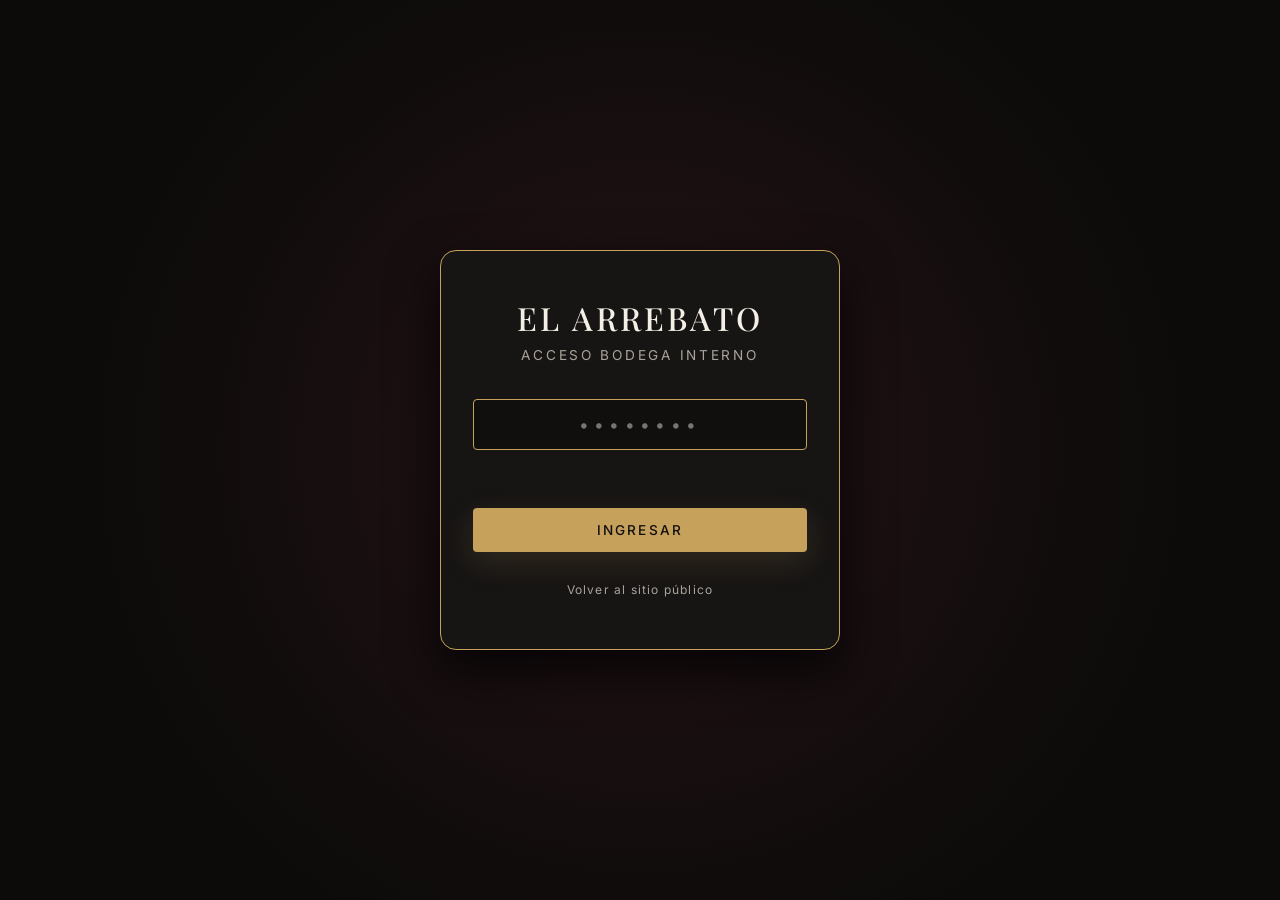
<file: admin.html>
<!DOCTYPE html>
<html lang="es">
<head>
    <meta charset="UTF-8">
    <meta name="viewport" content="width=device-width, initial-scale=1.0">
    <title>Panel de Administración — El Arrebato</title>
    
    <!-- CSS de la Web (incluye variables core) -->
    <link rel="stylesheet" href="css/style.css">
    
    <!-- Estilos específicos para la interfaz de administración -->
    <style>
        body {
            background-color: #0c0b0a;
            font-family: 'Inter', sans-serif;
            color: #F4EFE5;
        }
        
        /* Contenedor Login */
        #admin-auth-wrapper {
            position: fixed;
            top: 0;
            left: 0;
            width: 100vw;
            height: 100vh;
            background: radial-gradient(circle, #251216 0%, #0c0b0a 70%);
            display: flex;
            justify-content: center;
            align-items: center;
            z-index: 10000;
            padding: 24px;
        }
        
        .auth-card {
            background: #171514;
            border: 1px solid var(--color-gold);
            border-radius: var(--radius-lg);
            padding: 48px 32px;
            max-width: 400px;
            width: 100%;
            text-align: center;
            box-shadow: 0 20px 50px rgba(0,0,0,0.8);
        }
        
        .auth-card h2 {
            font-family: var(--font-serif);
            font-size: 2rem;
            color: var(--color-ivory);
            margin-bottom: 8px;
            text-transform: uppercase;
            letter-spacing: 0.1em;
        }
        
        .auth-card p {
            color: var(--color-gray-warm);
            font-size: 0.85rem;
            margin-bottom: 32px;
            text-transform: uppercase;
            letter-spacing: 0.2em;
        }
        
        .auth-form-group {
            display: flex;
            flex-direction: column;
            gap: 12px;
            margin-bottom: 24px;
        }
        
        .auth-form-group input {
            border: 1px solid var(--color-border-light);
            border-radius: var(--radius-sm);
            padding: 14px;
            background: rgba(0, 0, 0, 0.3);
            text-align: center;
            font-size: 1.1rem;
            letter-spacing: 0.3em;
            color: var(--color-ivory);
        }
        
        .auth-form-group input:focus {
            border-color: var(--color-gold);
        }
        
        /* Contenedor Dashboard Principal */
        #admin-dashboard {
            display: none;
            min-height: 100vh;
        }
        
        .admin-header {
            background: #171514;
            padding: 20px 48px;
            border-bottom: 1px solid var(--color-border-light);
            display: flex;
            justify-content: space-between;
            align-items: center;
        }
        
        .admin-header h1 {
            font-size: 1.5rem;
            font-weight: 600;
            color: var(--color-ivory);
            text-transform: uppercase;
            letter-spacing: 0.1em;
        }
        
        .admin-header h1 span {
            color: var(--color-gold);
        }
        
        .admin-header-actions {
            display: flex;
            gap: 16px;
            align-items: center;
        }
        
        .admin-layout {
            display: grid;
            grid-template-columns: 260px 1fr;
            min-height: calc(100vh - 77px);
        }
        
        /* Sidebar de navegación */
        .admin-sidebar {
            background: #12100F;
            border-right: 1px solid var(--color-border-light);
            padding: 32px 0;
            display: flex;
            flex-direction: column;
            gap: 8px;
        }
        
        .admin-tab-btn {
            width: 100%;
            padding: 14px 24px;
            text-align: left;
            font-size: 0.85rem;
            text-transform: uppercase;
            letter-spacing: 0.1em;
            color: var(--color-gray-warm);
            cursor: pointer;
            transition: var(--transition-fast);
            display: flex;
            align-items: center;
            gap: 12px;
            border-left: 3px solid transparent;
        }
        
        .admin-tab-btn:hover {
            background: rgba(255, 255, 255, 0.02);
            color: var(--color-ivory);
        }
        
        .admin-tab-btn.active {
            background: rgba(198, 161, 91, 0.05);
            color: var(--color-gold);
            border-left-color: var(--color-gold);
            font-weight: 600;
        }
        
        /* Panel de Contenido */
        .admin-content {
            padding: 48px;
            background-color: #0c0b0a;
            overflow-y: auto;
        }
        
        .admin-tab-panel {
            display: none;
        }
        
        .admin-tab-panel.active {
            display: block;
        }
        
        .panel-title {
            font-size: 1.8rem;
            margin-bottom: 12px;
            border-bottom: 1px solid var(--color-border-light);
            padding-bottom: 16px;
            color: var(--color-ivory);
        }
        
        .panel-subtitle {
            color: var(--color-gray-warm);
            font-size: 0.95rem;
            margin-bottom: 40px;
            font-weight: 300;
        }
        
        /* Formularios y Cajas del Panel */
        .admin-card {
            background: #171514;
            border: 1px solid var(--color-border-light);
            border-radius: var(--radius-md);
            padding: 32px;
            margin-bottom: 32px;
            box-shadow: 0 10px 30px rgba(0,0,0,0.2);
        }
        
        .admin-card h3 {
            font-family: var(--font-sans);
            font-size: 1.1rem;
            font-weight: 600;
            text-transform: uppercase;
            letter-spacing: 0.1em;
            color: var(--color-gold);
            margin-bottom: 24px;
            border-bottom: 1px solid rgba(255, 255, 255, 0.05);
            padding-bottom: 12px;
        }
        
        .admin-form-grid {
            display: grid;
            grid-template-columns: 1fr 1fr;
            gap: 24px;
        }
        
        .admin-form-group {
            display: flex;
            flex-direction: column;
            gap: 8px;
        }
        
        .admin-form-group.full-width {
            grid-column: span 2;
        }
        
        .admin-form-group label {
            font-size: 0.75rem;
            text-transform: uppercase;
            letter-spacing: 0.1em;
            color: var(--color-gray-warm);
        }
        
        .admin-form-group input, 
        .admin-form-group textarea, 
        .admin-form-group select {
            border: 1px solid var(--color-border-light);
            border-radius: var(--radius-sm);
            padding: 12px 14px;
            background: rgba(0, 0, 0, 0.2);
            font-size: 0.9rem;
            color: var(--color-ivory);
        }
        
        .admin-form-group input:focus, 
        .admin-form-group textarea:focus {
            border-color: var(--color-gold);
        }
        
        .admin-form-group textarea {
            resize: vertical;
            min-height: 100px;
        }
        
        /* Tablas */
        .admin-table-container {
            overflow-x: auto;
            border: 1px solid var(--color-border-light);
            border-radius: var(--radius-md);
            background: #171514;
        }
        
        .admin-table {
            width: 100%;
            border-collapse: collapse;
            text-align: left;
            font-size: 0.85rem;
        }
        
        .admin-table th, 
        .admin-table td {
            padding: 16px 20px;
            border-bottom: 1px solid var(--color-border-light);
        }
        
        .admin-table th {
            background-color: rgba(255,255,255,0.02);
            text-transform: uppercase;
            font-size: 0.75rem;
            letter-spacing: 0.1em;
            color: var(--color-gold);
            font-weight: 600;
        }
        
        .admin-table tbody tr:hover {
            background-color: rgba(255,255,255,0.01);
        }
        
        /* Badges de Estado */
        .adm-badge {
            display: inline-block;
            padding: 4px 10px;
            border-radius: 20px;
            font-size: 0.7rem;
            font-weight: 600;
            text-transform: uppercase;
            letter-spacing: 0.05em;
        }
        
        .badge-pendiente { background: rgba(255, 193, 7, 0.1); color: #ffc107; border: 1px solid rgba(255, 193, 7, 0.2); }
        .badge-aprobado { background: rgba(76, 175, 80, 0.1); color: #4caf50; border: 1px solid rgba(76, 175, 80, 0.2); }
        .badge-enviado { background: rgba(33, 150, 243, 0.1); color: #2196f3; border: 1px solid rgba(33, 150, 243, 0.2); }
        .badge-cancelado { background: rgba(244, 67, 54, 0.1); color: #f44354; border: 1px solid rgba(244, 67, 54, 0.2); }
        .badge-info { background: rgba(156, 39, 176, 0.1); color: #9c27b0; border: 1px solid rgba(156, 39, 176, 0.2); }
        
        .adm-status-select {
            padding: 4px 8px;
            border-radius: var(--radius-sm);
            font-size: 0.75rem;
            background: var(--color-bg-dark);
            border: 1px solid var(--color-border);
            color: var(--color-ivory);
            cursor: pointer;
        }
        
        /* Editor de Testimonios */
        .adm-testimonial-card {
            transition: var(--transition-fast);
        }
        .adm-testimonial-card:hover {
            transform: translateY(-2px);
            box-shadow: var(--shadow-soft);
        }
    </style>
</head>
<body>

    <!-- A. Pantalla de Bloqueo / Autenticación -->
    <div id="admin-auth-wrapper">
        <div class="auth-card">
            <h2>EL ARREBATO</h2>
            <p>Acceso Bodega Interno</p>
            
            <div class="auth-form-group">
                <input type="password" id="admin-pin" placeholder="••••••••" maxlength="12" autofocus>
                <div id="admin-auth-error" style="color: #f44336; font-size: 0.8rem; min-height: 18px; margin-top: 4px;"></div>
            </div>
            
            <button class="btn btn-solid" id="admin-auth-btn" style="width: 100%;">Ingresar</button>
            <div style="margin-top: 24px;">
                <a href="index.html" class="btn-ghost" style="font-size: 0.75rem;">Volver al sitio público</a>
            </div>
        </div>
    </div>

    <!-- B. Dashboard de Administración -->
    <div id="admin-dashboard">
        <header class="admin-header">
            <h1>EL ARREBATO <span>· Panel de Bodega</span></h1>
            <div class="admin-header-actions">
                <a href="index.html" class="btn btn-outline" style="padding: 8px 16px; font-size: 0.75rem; text-transform: uppercase;">Ir a la Web</a>
                <button class="btn btn-solid" id="admin-logout-btn" style="padding: 8px 16px; font-size: 0.75rem; text-transform: uppercase;">Cerrar Sesión</button>
            </div>
        </header>
        
        <div class="admin-layout">
            <!-- Barra lateral de pestañas -->
            <aside class="admin-sidebar">
                <div class="admin-tab-btn active" data-tab="settings">Ajustes Comerciales</div>
                <div class="admin-tab-btn" data-tab="orders">Pedidos Recibidos</div>
                <div class="admin-tab-btn" data-tab="inquiries">Consultas Mayoristas</div>
                <div class="admin-tab-btn" data-tab="news">Suscripciones Boletín</div>
                <div class="admin-tab-btn" data-tab="testimonials">Testimonios Web</div>
                <div class="admin-tab-btn" data-tab="analytics">Analítica & Tracking</div>
            </aside>
            
            <!-- Contenido de las Pestañas -->
            <main class="admin-content">
                
                <!-- Pestaña 1: Ajustes Comerciales y Contenidos -->
                <div class="admin-tab-panel active" id="tab-settings">
                    <h2 class="panel-title">Ajustes Comerciales y Contenidos</h2>
                    <p class="panel-subtitle">Configurá precios, stock, maridajes y los textos de la landing page. Los cambios se sincronizarán al instante.</p>
                    
                    <form id="admin-settings-form">
                        <!-- Caja de Precios y Envíos -->
                        <div class="admin-card">
                            <h3>Precios y Logística</h3>
                            <div class="admin-form-grid">
                                <div class="admin-form-group">
                                    <label for="adm-price">Precio Botella Malbec 750 ml ($ ARS) *</label>
                                    <input type="number" id="adm-price" required min="0" step="1">
                                </div>
                                <div class="admin-form-group">
                                    <label for="adm-stock">Stock disponible (Botellas individuales) *</label>
                                    <input type="number" id="adm-stock" required min="0" step="1">
                                </div>
                                <div class="admin-form-group">
                                    <label for="adm-free-shipping">Importe mínimo para Envío Gratis ($ ARS) *</label>
                                    <input type="number" id="adm-free-shipping" required min="0" step="1">
                                </div>
                                <div class="admin-form-group">
                                    <label for="adm-ship-mza">Costo Envío Local (Mendoza) *</label>
                                    <input type="number" id="adm-ship-mza" required min="0" step="1">
                                </div>
                                <div class="admin-form-group">
                                    <label for="adm-ship-ba">Costo Envío CABA / Buenos Aires *</label>
                                    <input type="number" id="adm-ship-ba" required min="0" step="1">
                                </div>
                                <div class="admin-form-group">
                                    <label for="adm-ship-resto">Costo Envío Resto del País *</label>
                                    <input type="number" id="adm-ship-resto" required min="0" step="1">
                                </div>
                            </div>
                        </div>
                        
                        <!-- Caja de Descuentos -->
                        <div class="admin-card">
                            <h3>Descuentos y Ofertas por Cantidad</h3>
                            <div class="admin-form-grid">
                                <div class="admin-form-group">
                                    <label for="adm-disc-pack3">Descuento Pack 3 Botellas (%)</label>
                                    <input type="number" id="adm-disc-pack3" min="0" max="100" step="0.5">
                                </div>
                                <div class="admin-form-group">
                                    <label for="adm-disc-caja6">Descuento Caja 6 Botellas (%)</label>
                                    <input type="number" id="adm-disc-caja6" min="0" max="100" step="0.5">
                                </div>
                                <div class="admin-form-group">
                                    <label for="adm-disc-caja12">Descuento Caja 12 Botellas (%)</label>
                                    <input type="number" id="adm-disc-caja12" min="0" max="100" step="0.5">
                                </div>
                            </div>
                        </div>
                        
                        <!-- Caja de Textos y Nota de Cata -->
                        <div class="admin-card">
                            <h3>Ficha y Notas de Cata</h3>
                            <div class="admin-form-grid">
                                <div class="admin-form-group full-width">
                                    <label for="adm-tasting">Notas de Cata Oficiales</label>
                                    <textarea id="adm-tasting" rows="5"></textarea>
                                </div>
                            </div>
                        </div>
                        
                        <!-- Caja de Historias e Identidad -->
                        <div class="admin-card">
                            <h3>Historia de la Bodega y Conceptos</h3>
                            <div class="admin-form-grid">
                                <div class="admin-form-group full-width">
                                    <label for="adm-history">Relato de la Historia (Concepto de Amigos / Familia Arreguez)</label>
                                    <textarea id="adm-history" rows="5"></textarea>
                                </div>
                                <div class="admin-form-group">
                                    <label for="adm-art-author">Artista Autor de la Obra de Etiqueta</label>
                                    <input type="text" id="adm-art-author">
                                </div>
                                <div class="admin-form-group">
                                    <label for="adm-art-inspiration">Inspiración de la obra</label>
                                    <input type="text" id="adm-art-inspiration">
                                </div>
                                <div class="admin-form-group">
                                    <label for="adm-art-woman">Significado de la Figura Femenina</label>
                                    <input type="text" id="adm-art-woman">
                                </div>
                                <div class="admin-form-group">
                                    <label for="adm-art-pentagon">Significado del Pentágono en la etiqueta</label>
                                    <input type="text" id="adm-art-pentagon">
                                </div>
                            </div>
                        </div>
                        
                        <!-- Datos de contacto y legales -->
                        <div class="admin-card">
                            <h3>Datos de Contacto e Información Fiscal</h3>
                            <div class="admin-form-grid">
                                <div class="admin-form-group">
                                    <label for="adm-phone">Teléfono de atención (WhatsApp)</label>
                                    <input type="text" id="adm-phone">
                                </div>
                                <div class="admin-form-group">
                                    <label for="adm-email">Email de atención al cliente</label>
                                    <input type="email" id="adm-email">
                                </div>
                                <div class="admin-form-group full-width">
                                    <label for="adm-address">Dirección de la Bodega</label>
                                    <input type="text" id="adm-address">
                                </div>
                                <div class="admin-form-group">
                                    <label for="adm-razon">Razón Social de la empresa</label>
                                    <input type="text" id="adm-razon">
                                </div>
                                <div class="admin-form-group">
                                    <label for="adm-fiscal">Información Legal e Inscripción INV</label>
                                    <input type="text" id="adm-fiscal">
                                </div>
                            </div>
                        </div>
                        
                        <div style="text-align: right;">
                            <button type="submit" class="btn btn-solid" style="padding: 16px 40px;">Guardar todas las configuraciones</button>
                        </div>
                    </form>
                </div>
                
                <!-- Pestaña 2: Pedidos Recibidos (E-commerce) -->
                <div class="admin-tab-panel" id="tab-orders">
                    <h2 class="panel-title">Pedidos Recibidos</h2>
                    <p class="panel-subtitle">Lista de compras y solicitudes de envío realizadas en tiempo real a través del checkout de la tienda.</p>
                    
                    <div class="admin-table-container">
                        <table class="admin-table">
                            <thead>
                                <tr>
                                    <th>Pedido ID</th>
                                    <th>Fecha</th>
                                    <th>Cliente</th>
                                    <th>Dirección de Entrega</th>
                                    <th>Vinos</th>
                                    <th>Total & Pago</th>
                                    <th>Estado</th>
                                    <th>Acciones</th>
                                </tr>
                            </thead>
                            <tbody id="adm-orders-table">
                                <!-- Pedidos dinámicos -->
                            </tbody>
                        </table>
                    </div>
                </div>
                
                <!-- Pestaña 3: Consultas Mayoristas -->
                <div class="admin-tab-panel" id="tab-inquiries">
                    <h2 class="panel-title">Consultas Mayoristas y Contactos</h2>
                    <p class="panel-subtitle">Consultas y propuestas comerciales de Vinotecas, Distribuidores, Hoteles y Restaurantes interesados en el vino.</p>
                    
                    <div class="admin-table-container">
                        <table class="admin-table">
                            <thead>
                                <tr>
                                    <th>Fecha</th>
                                    <th>Contacto</th>
                                    <th>Ciudad</th>
                                    <th>WhatsApp</th>
                                    <th>Email</th>
                                    <th>Rubro</th>
                                    <th>Mensaje</th>
                                    <th>Acción</th>
                                </tr>
                            </thead>
                            <tbody id="adm-inquiries-table">
                                <!-- Consultas dinámicas -->
                            </tbody>
                        </table>
                    </div>
                </div>
                
                <!-- Pestaña 4: Suscriptores Newsletter -->
                <div class="admin-tab-panel" id="tab-news">
                    <h2 class="panel-title">Suscriptores al Boletín (Newsletter)</h2>
                    <p class="panel-subtitle">Base de datos de correos electrónicos de clientes registrados para campañas de email marketing o preventas de nuevas cosechas.</p>
                    
                    <div class="admin-table-container">
                        <table class="admin-table">
                            <thead>
                                <tr>
                                    <th>Nombre</th>
                                    <th>Correo Electrónico</th>
                                    <th>Fecha de Nacimiento</th>
                                    <th>Fecha Registro</th>
                                    <th>Acción</th>
                                </tr>
                            </thead>
                            <tbody id="adm-news-table">
                                <!-- Newsletter dinámico -->
                            </tbody>
                        </table>
                    </div>
                </div>
                
                <!-- Pestaña 5: Administrar Testimonios -->
                <div class="admin-tab-panel" id="tab-testimonials">
                    <h2 class="panel-title">Administrar Reseñas y Testimonios</h2>
                    <p class="panel-subtitle">Gestioná las opiniones que se muestran en el carrusel de la página web. Podés agregar testimonios de prueba, activarlos u ocultarlos.</p>
                    
                    <div class="admin-form-grid" style="align-items: start;">
                        <!-- Lista de testimonios -->
                        <div style="flex: 1;">
                            <h4 style="font-size:1.1rem; text-transform:uppercase; color:var(--color-gold); margin-bottom:16px;">Reseñas en Base de Datos</h4>
                            <div id="adm-testimonials-container">
                                <!-- Cargando dinámico -->
                            </div>
                        </div>
                        
                        <!-- Formulario de nuevo testimonio -->
                        <div class="admin-card" style="position: sticky; top: 20px;">
                            <h3>Crear Nueva Reseña</h3>
                            <form id="adm-add-test-form">
                                <div class="admin-form-group" style="margin-bottom: 16px;">
                                    <label for="test-new-name">Nombre del Cliente *</label>
                                    <input type="text" id="test-new-name" required placeholder="Ej: Santiago M.">
                                </div>
                                <div class="admin-form-group" style="margin-bottom: 16px;">
                                    <label for="test-new-stars">Puntuación (Estrellas) *</label>
                                    <select id="test-new-stars">
                                        <option value="5">5 Estrellas (Excelente)</option>
                                        <option value="4">4 Estrellas (Muy bueno)</option>
                                        <option value="3">3 Estrellas (Bueno)</option>
                                        <option value="2">2 Estrellas (Regular)</option>
                                        <option value="1">1 Estrella (Malo)</option>
                                    </select>
                                </div>
                                <div class="admin-form-group" style="margin-bottom: 16px;">
                                    <label for="test-new-text">Texto de la opinión *</label>
                                    <textarea id="test-new-text" required rows="4" placeholder="Escribí aquí el comentario del cliente..."></textarea>
                                </div>
                                <div class="admin-form-group" style="margin-bottom: 24px; flex-direction:row; align-items:center; gap:8px;">
                                    <input type="checkbox" id="test-new-verified" checked style="width:auto;">
                                    <label for="test-new-verified" style="cursor:pointer; margin-top:2px;">Mostrar etiqueta "Compra Verificada"</label>
                                </div>
                                <button type="submit" class="btn btn-solid" style="width: 100%;">Publicar Testimonio</button>
                            </form>
                        </div>
                    </div>
                </div>
                
                <!-- Pestaña 6: Analítica Web y Metricas -->
                <div class="admin-tab-panel" id="tab-analytics">
                    <h2 class="panel-title">Métricas y Eventos de Marketing</h2>
                    <p class="panel-subtitle">Consolidado de eventos simulados que registran el recorrido de los usuarios, desde el ingreso por el Age Gate hasta la compra exitosa.</p>
                    
                    <!-- Tarjetas de métricas -->
                    <div class="admin-form-grid" id="adm-analytics-metrics" style="grid-template-columns: repeat(4, 1fr); margin-bottom: 32px;">
                        <!-- Cargando dinámico -->
                    </div>
                    
                    <h4 style="font-size:1.1rem; text-transform:uppercase; color:var(--color-gold); margin-bottom:16px;">Registro Reciente de Eventos (Event Log)</h4>
                    <div class="admin-table-container">
                        <table class="admin-table">
                            <thead>
                                <tr>
                                    <th>Fecha / Hora</th>
                                    <th>Nombre del Evento</th>
                                    <th>Parámetros y Datos</th>
                                </tr>
                            </thead>
                            <tbody id="adm-analytics-table">
                                <!-- Eventos log dinámico -->
                            </tbody>
                        </table>
                    </div>
                </div>
                
            </main>
        </div>
    </div>

    <!-- Script de lógica administrativa -->
    <script src="js/admin.js"></script>
</body>
</html>
</file>
<file: css/style.css>
/* --------------------------------------------------
   EL ARREBATO - Premium Malbec 2025
   Estilos Core y Sistema de Diseño (CSS Vanilla)
   -------------------------------------------------- */

@import url('https://fonts.googleapis.com/css2?family=Playfair+Display:ital,wght@0,400;0,500;0,600;0,700;1,400&family=Inter:wght@300;400;500;600;700&display=swap');

:root {
    /* Paleta de Colores Exclusiva */
    --color-bg-dark: #11100F;        /* Negro carbón */
    --color-wine-deep: #591F29;      /* Bordó profundo */
    --color-terracotta: #B94F35;     /* Terracota */
    --color-sunset: #DC713B;         /* Naranja atardecer */
    --color-gold: #C6A15B;           /* Dorado elegante */
    --color-gold-hover: #dec087;     /* Dorado claro */
    --color-ivory: #F4EFE5;          /* Marfil */
    --color-gray-warm: #A9A39B;      /* Gris cálido */
    --color-border: rgba(198, 161, 91, 0.2);
    --color-border-light: rgba(244, 239, 229, 0.1);
    
    /* Fuentes */
    --font-serif: 'Playfair Display', serif;
    --font-sans: 'Inter', sans-serif;
    
    /* Efectos & Animaciones */
    --shadow-soft: 0 10px 40px rgba(0, 0, 0, 0.6);
    --shadow-gold: 0 10px 30px rgba(198, 161, 91, 0.15);
    --transition-slow: all 0.6s cubic-bezier(0.16, 1, 0.3, 1);
    --transition-medium: all 0.4s cubic-bezier(0.16, 1, 0.3, 1);
    --transition-fast: all 0.2s ease;
    
    --radius-sm: 4px;
    --radius-md: 8px;
    --radius-lg: 16px;
    
    --container-max: 1200px;
}

/* --------------------------------------------------
   Reset & Base Estilos
   -------------------------------------------------- */
* {
    box-sizing: border-box;
    margin: 0;
    padding: 0;
}

html {
    scroll-behavior: smooth;
    background-color: var(--color-bg-dark);
    color: var(--color-ivory);
    font-family: var(--font-sans);
    font-size: 16px;
    line-height: 1.6;
    overflow-x: hidden;
}

body {
    overflow-x: hidden;
    background-color: var(--color-bg-dark);
    -webkit-font-smoothing: antialiased;
}

::-webkit-scrollbar {
    width: 8px;
}
::-webkit-scrollbar-track {
    background: var(--color-bg-dark);
}
::-webkit-scrollbar-thumb {
    background: var(--color-wine-deep);
    border-radius: var(--radius-sm);
}
::-webkit-scrollbar-thumb:hover {
    background: var(--color-gold);
}

a {
    color: inherit;
    text-decoration: none;
    transition: var(--transition-fast);
}

img {
    max-width: 100%;
    height: auto;
    display: block;
}

button, input, select, textarea {
    font-family: inherit;
    font-size: inherit;
    color: inherit;
    background: none;
    border: none;
    outline: none;
}

/* --------------------------------------------------
   Tipografía y Utilidades
   -------------------------------------------------- */
h1, h2, h3, h4, h5, h6 {
    font-family: var(--font-serif);
    font-weight: 500;
    line-height: 1.2;
    letter-spacing: -0.01em;
}

.text-gold { color: var(--color-gold); }
.text-sunset { color: var(--color-sunset); }
.text-muted { color: var(--color-gray-warm); }
.text-center { text-align: center; }

.section-padding {
    padding: 100px 24px;
}

.container {
    max-width: var(--container-max);
    margin: 0 auto;
    position: relative;
    width: 100%;
}

.flex-center {
    display: flex;
    justify-content: center;
    align-items: center;
}

/* Botones Premium */
.btn {
    display: inline-flex;
    align-items: center;
    justify-content: center;
    padding: 14px 28px;
    font-weight: 500;
    text-transform: uppercase;
    font-size: 0.85rem;
    letter-spacing: 0.15em;
    border-radius: var(--radius-sm);
    cursor: pointer;
    transition: var(--transition-medium);
    position: relative;
    overflow: hidden;
}

.btn-solid {
    background-color: var(--color-gold);
    color: var(--color-bg-dark);
    box-shadow: var(--shadow-gold);
}

.btn-solid:hover {
    background-color: var(--color-gold-hover);
    transform: translateY(-2px);
    box-shadow: 0 15px 30px rgba(198, 161, 91, 0.25);
}

.btn-outline {
    border: 1px solid var(--color-ivory);
    color: var(--color-ivory);
}

.btn-outline:hover {
    border-color: var(--color-gold);
    color: var(--color-gold);
    background-color: rgba(244, 239, 229, 0.05);
    transform: translateY(-2px);
}

.btn-ghost {
    color: var(--color-gray-warm);
    border-bottom: 1px solid transparent;
    padding: 8px 16px;
    letter-spacing: 0.1em;
}

.btn-ghost:hover {
    color: var(--color-ivory);
    border-bottom-color: var(--color-gold);
}

/* Sección Encabezado Títulos */
.section-header {
    text-align: center;
    max-width: 700px;
    margin: 0 auto 60px auto;
}

.section-header span {
    font-family: var(--font-sans);
    color: var(--color-gold);
    text-transform: uppercase;
    letter-spacing: 0.2em;
    font-size: 0.8rem;
    font-weight: 600;
    display: inline-block;
    margin-bottom: 12px;
}

.section-header h2 {
    font-size: clamp(2rem, 4vw, 3rem);
    color: var(--color-ivory);
    margin-bottom: 16px;
}

.section-header p {
    color: var(--color-gray-warm);
    font-size: 1.1rem;
    font-weight: 300;
}

/* --------------------------------------------------
   1. Verificación de Edad (Age Gate Overlay)
   -------------------------------------------------- */
#age-gate {
    position: fixed;
    top: 0;
    left: 0;
    width: 100vw;
    height: 100vh;
    background-color: var(--color-bg-dark);
    z-index: 99999;
    display: flex;
    justify-content: center;
    align-items: center;
    padding: 24px;
    transition: opacity 0.8s ease, visibility 0.8s ease;
}

#age-gate.hidden {
    opacity: 0;
    visibility: hidden;
    pointer-events: none;
}

.age-gate-card {
    max-width: 460px;
    width: 100%;
    background: linear-gradient(145deg, #171514, #0f0e0d);
    border: 1px solid var(--color-border);
    border-radius: var(--radius-lg);
    padding: 48px 32px;
    text-align: center;
    box-shadow: 0 30px 60px rgba(0, 0, 0, 0.8);
    position: relative;
}

.age-gate-card::before {
    content: '';
    position: absolute;
    top: 10px;
    left: 10px;
    right: 10px;
    bottom: 10px;
    border: 1px solid rgba(198, 161, 91, 0.05);
    border-radius: calc(var(--radius-lg) - 6px);
    pointer-events: none;
}

.age-gate-logo {
    font-family: var(--font-serif);
    font-size: 2.2rem;
    letter-spacing: 0.15em;
    color: var(--color-ivory);
    margin-bottom: 8px;
    text-transform: uppercase;
}

.age-gate-subtitle {
    font-family: var(--font-sans);
    font-size: 0.75rem;
    color: var(--color-gold);
    text-transform: uppercase;
    letter-spacing: 0.3em;
    margin-bottom: 32px;
}

.age-gate-title {
    font-family: var(--font-serif);
    font-size: 1.5rem;
    margin-bottom: 24px;
    color: var(--color-ivory);
}

.age-gate-buttons {
    display: flex;
    gap: 16px;
    justify-content: center;
    margin-bottom: 32px;
}

.age-gate-buttons .btn {
    flex: 1;
    max-width: 160px;
}

.age-gate-warning {
    font-size: 0.75rem;
    color: var(--color-gray-warm);
    line-height: 1.4;
    border-top: 1px solid var(--color-border-light);
    padding-top: 20px;
    letter-spacing: 0.05em;
}

/* --------------------------------------------------
   2. Header & Navegación
   -------------------------------------------------- */
/* --------------------------------------------------
   2. Header & Navegación
   -------------------------------------------------- */
header {
    position: fixed;
    top: 0;
    left: 0;
    width: 100%;
    z-index: 1000;
    padding: 24px 48px;
    transition: var(--transition-medium);
}

header.scrolled {
    background: rgba(8, 7, 6, 0.95);
    backdrop-filter: blur(20px);
    -webkit-backdrop-filter: blur(20px);
    padding: 16px 48px;
    border-bottom: 1px solid var(--color-border-light);
    box-shadow: 0 10px 30px rgba(0, 0, 0, 0.5);
}

.nav-container {
    max-width: var(--container-max);
    margin: 0 auto;
    display: flex;
    justify-content: space-between;
    align-items: center;
}

.logo {
    font-family: var(--font-serif);
    font-size: 1.3rem;
    font-weight: 500;
    letter-spacing: 0.25em;
    color: var(--color-ivory);
    text-transform: uppercase;
    z-index: 1001;
    transition: var(--transition-fast);
}

.logo:hover {
    color: var(--color-gold);
}

.nav-links {
    display: flex;
    gap: 32px;
    align-items: center;
}

.nav-links a {
    font-size: 0.75rem;
    text-transform: uppercase;
    letter-spacing: 0.2em;
    font-weight: 500;
    color: var(--color-gray-warm);
    transition: var(--transition-fast);
}

.nav-links a:hover,
.nav-links a.active {
    color: var(--color-gold);
}

.nav-actions {
    display: flex;
    align-items: center;
    gap: 20px;
}

.lang-selector-pill {
    display: inline-flex;
    border: 1px solid rgba(244, 239, 229, 0.15);
    border-radius: 20px;
    padding: 2px;
    background: rgba(0, 0, 0, 0.2);
}

.lang-btn {
    font-size: 0.65rem;
    font-weight: 600;
    letter-spacing: 0.05em;
    padding: 4px 8px;
    border-radius: 12px;
    color: var(--color-gray-warm);
    cursor: pointer;
    transition: var(--transition-fast);
}

.lang-btn.active {
    background-color: var(--color-gold);
    color: var(--color-bg-dark);
}

.nav-cta-btn {
    padding: 8px 16px;
    font-size: 0.75rem;
    border-color: var(--color-gold);
    color: var(--color-gold);
    letter-spacing: 0.1em;
}

.nav-cta-btn:hover {
    background-color: var(--color-gold);
    color: var(--color-bg-dark);
    border-color: var(--color-gold);
}

.cart-icon-btn {
    position: relative;
    cursor: pointer;
    padding: 8px;
    transition: var(--transition-fast);
}

.cart-icon-btn:hover {
    color: var(--color-gold);
    transform: scale(1.1);
}

.cart-icon-btn svg {
    width: 22px;
    height: 22px;
    stroke: currentColor;
    fill: none;
    stroke-width: 1.5;
}

.cart-badge {
    position: absolute;
    top: -2px;
    right: -2px;
    background-color: var(--color-sunset);
    color: white;
    font-size: 0.65rem;
    font-weight: 700;
    width: 18px;
    height: 18px;
    border-radius: 50%;
    display: flex;
    align-items: center;
    justify-content: center;
    box-shadow: 0 2px 10px rgba(220, 113, 59, 0.4);
}

/* Menú Hamburguesa */
.menu-toggle {
    display: none;
    flex-direction: column;
    gap: 6px;
    cursor: pointer;
    z-index: 1001;
    padding: 8px;
}

.menu-toggle span {
    display: block;
    width: 25px;
    height: 2px;
    background-color: var(--color-ivory);
    transition: var(--transition-fast);
}

/* --------------------------------------------------
   3. Hero Section
   -------------------------------------------------- */
#hero {
    height: 100vh;
    min-height: 700px;
    display: flex;
    align-items: center;
    position: relative;
    overflow: hidden;
    background-color: #080706;
}

#hero::before {
    content: '';
    position: absolute;
    bottom: 0;
    left: 0;
    width: 100%;
    height: 200px;
    background: linear-gradient(to top, #080706 0%, transparent 100%);
    z-index: 2;
    pointer-events: none;
}

.hero-grid {
    display: grid;
    grid-template-columns: 1.15fr 0.85fr;
    gap: 48px;
    align-items: center;
    z-index: 3;
    width: 100%;
}

.hero-content {
    opacity: 0;
    transform: translateY(30px);
    animation: fadeInUp 1s cubic-bezier(0.16, 1, 0.3, 1) forwards;
    text-align: left;
}

.hero-tagline {
    font-size: 0.8rem;
    font-weight: 600;
    text-transform: uppercase;
    letter-spacing: 0.25em;
    color: var(--color-gold);
    margin-bottom: 24px;
    display: block;
}

.hero-title {
    font-family: var(--font-serif);
    font-size: clamp(2.8rem, 5.5vw, 4.2rem);
    line-height: 1.05;
    margin-bottom: 24px;
    font-weight: 400;
    color: var(--color-ivory);
    letter-spacing: -0.01em;
}

.hero-desc {
    font-size: clamp(0.95rem, 1.8vw, 1.15rem);
    color: var(--color-gray-warm);
    margin-bottom: 40px;
    max-width: 480px;
    font-weight: 300;
    line-height: 1.65;
}

.hero-buttons {
    display: flex;
    gap: 20px;
    flex-wrap: wrap;
}

.hero-visual {
    position: absolute;
    top: 0;
    right: 0;
    width: 50%;
    height: 100vh;
    display: flex;
    justify-content: center;
    align-items: center;
    opacity: 0;
    animation: fadeInRight 1.2s cubic-bezier(0.16, 1, 0.3, 1) 0.3s forwards;
    z-index: 1;
}

.hero-main-img {
    width: 100%;
    height: 100%;
    object-fit: cover;
    object-position: center;
}

/* Scroll indicator */
.scroll-indicator {
    position: absolute;
    bottom: 30px;
    left: 50%;
    transform: translateX(-50%);
    display: flex;
    flex-direction: column;
    align-items: center;
    gap: 8px;
    color: var(--color-gray-warm);
    font-size: 0.75rem;
    letter-spacing: 0.2em;
    text-transform: uppercase;
    z-index: 5;
    cursor: pointer;
}

.scroll-indicator::after {
    content: '';
    width: 1px;
    height: 50px;
    background: linear-gradient(to bottom, var(--color-gold), transparent);
    animation: scrollLine 2s infinite;
}

/* --------------------------------------------------
   4. Presentación del Producto & Ficha Técnica
   -------------------------------------------------- */
#el-vino {
    background-color: #171514;
    border-top: 1px solid var(--color-border-light);
    border-bottom: 1px solid var(--color-border-light);
}

.product-showcase {
    display: grid;
    grid-template-columns: 1fr 1fr;
    gap: 64px;
    align-items: center;
}

.product-gallery {
    display: flex;
    flex-direction: column;
    align-items: center;
    gap: 24px;
}

.gallery-main {
    height: 550px;
    display: flex;
    justify-content: center;
    align-items: center;
    background: radial-gradient(circle, rgba(89, 31, 41, 0.15) 0%, transparent 70%);
    border: 1px solid rgba(198, 161, 91, 0.05);
    border-radius: var(--radius-lg);
    width: 100%;
    overflow: hidden;
    position: relative;
}

.gallery-main img {
    height: 90%;
    object-fit: contain;
    filter: drop-shadow(0 15px 30px rgba(0, 0, 0, 0.5));
    transition: var(--transition-slow);
}

/* Zoom label interactivo */
.zoom-hint {
    position: absolute;
    bottom: 16px;
    right: 16px;
    background: rgba(17, 16, 15, 0.8);
    border: 1px solid var(--color-border);
    padding: 6px 12px;
    border-radius: 20px;
    font-size: 0.7rem;
    text-transform: uppercase;
    letter-spacing: 0.1em;
    color: var(--color-gold);
    display: flex;
    align-items: center;
    gap: 6px;
    pointer-events: none;
}

.gallery-thumbs {
    display: flex;
    gap: 16px;
}

.thumb-btn {
    width: 80px;
    height: 80px;
    border: 1px solid var(--color-border-light);
    border-radius: var(--radius-md);
    cursor: pointer;
    display: flex;
    align-items: center;
    justify-content: center;
    transition: var(--transition-fast);
    background: rgba(255, 255, 255, 0.02);
}

.thumb-btn.active {
    border-color: var(--color-gold);
    background: rgba(198, 161, 91, 0.05);
}

.thumb-btn img {
    height: 80%;
    object-fit: contain;
}

.product-details h3 {
    font-size: 2.2rem;
    margin-bottom: 16px;
}

.product-desc {
    color: var(--color-gray-warm);
    margin-bottom: 32px;
    font-size: 1.05rem;
    font-weight: 300;
}

/* Ficha Técnica */
.specs-table {
    border-top: 1px solid var(--color-border);
    margin-bottom: 40px;
}

.spec-row {
    display: flex;
    justify-content: space-between;
    padding: 16px 0;
    border-bottom: 1px solid var(--color-border-light);
}

.spec-label {
    color: var(--color-gray-warm);
    text-transform: uppercase;
    font-size: 0.8rem;
    letter-spacing: 0.1em;
}

.spec-value {
    font-weight: 500;
    color: var(--color-ivory);
}

/* Notas de Cata Dinámicas */
.tasting-notes {
    background: linear-gradient(135deg, rgba(89, 31, 41, 0.2) 0%, rgba(220, 113, 59, 0.05) 100%);
    border: 1px solid var(--color-border);
    border-radius: var(--radius-lg);
    padding: 32px;
}

.tasting-notes h4 {
    color: var(--color-gold);
    font-size: 1.25rem;
    margin-bottom: 12px;
    text-transform: uppercase;
    letter-spacing: 0.1em;
}

.tasting-notes p {
    color: var(--color-ivory);
    font-size: 1rem;
    font-style: italic;
    line-height: 1.7;
}

/* --------------------------------------------------
   5. E-Commerce (Sección de Compra)
   -------------------------------------------------- */
#comprar {
    background: radial-gradient(circle at 10% 80%, rgba(220, 113, 59, 0.08) 0%, var(--color-bg-dark) 50%);
}

.ecommerce-container {
    display: grid;
    grid-template-columns: 1fr 1.2fr;
    gap: 64px;
    align-items: start;
}

.ecommerce-preview {
    position: sticky;
    top: 120px;
    display: flex;
    flex-direction: column;
    align-items: center;
}

.ecommerce-preview img {
    height: 500px;
    object-fit: contain;
    filter: drop-shadow(0 20px 40px rgba(0, 0, 0, 0.6));
    animation: floatBottle 8s ease-in-out infinite;
}

.ecommerce-buy-card {
    background: linear-gradient(145deg, #161413, #0f0e0d);
    border: 1px solid var(--color-border);
    border-radius: var(--radius-lg);
    padding: 40px;
    box-shadow: var(--shadow-soft);
}

.ecommerce-badge-promo {
    background: var(--color-wine-deep);
    color: var(--color-ivory);
    font-size: 0.75rem;
    padding: 6px 12px;
    border-radius: var(--radius-sm);
    text-transform: uppercase;
    letter-spacing: 0.1em;
    display: inline-block;
    margin-bottom: 16px;
    border: 1px solid var(--color-gold);
}

.ecommerce-wine-title {
    font-size: 2.5rem;
    margin-bottom: 8px;
}

.ecommerce-wine-subtitle {
    color: var(--color-gray-warm);
    font-size: 1rem;
    margin-bottom: 24px;
}

/* Opciones de presentación */
.presentation-selector {
    display: flex;
    flex-direction: column;
    gap: 16px;
    margin-bottom: 32px;
}

.presentation-option {
    position: relative;
    border: 1px solid var(--color-border-light);
    border-radius: var(--radius-md);
    padding: 20px;
    cursor: pointer;
    transition: var(--transition-medium);
    display: flex;
    justify-content: space-between;
    align-items: center;
    background: rgba(255, 255, 255, 0.01);
}

.presentation-option:hover {
    border-color: rgba(198, 161, 91, 0.4);
    background: rgba(255, 255, 255, 0.02);
}

.presentation-option.selected {
    border-color: var(--color-gold);
    background: rgba(198, 161, 91, 0.04);
}

.presentation-info {
    display: flex;
    align-items: center;
    gap: 16px;
}

/* Custom Checkbox */
.option-radio {
    width: 20px;
    height: 20px;
    border: 2px solid var(--color-gray-warm);
    border-radius: 50%;
    position: relative;
    transition: var(--transition-fast);
}

.presentation-option.selected .option-radio {
    border-color: var(--color-gold);
}

.presentation-option.selected .option-radio::after {
    content: '';
    position: absolute;
    top: 4px;
    left: 4px;
    width: 8px;
    height: 8px;
    border-radius: 50%;
    background-color: var(--color-gold);
}

.presentation-details {
    display: flex;
    flex-direction: column;
}

.presentation-name {
    font-weight: 600;
    font-size: 1.05rem;
    color: var(--color-ivory);
}

.presentation-discount-tag {
    font-size: 0.75rem;
    color: var(--color-sunset);
    font-weight: 500;
    margin-top: 2px;
}

.presentation-price-box {
    text-align: right;
}

.presentation-price {
    font-family: var(--font-serif);
    font-size: 1.4rem;
    font-weight: 600;
    color: var(--color-gold);
}

.presentation-price-original {
    font-size: 0.85rem;
    color: var(--color-gray-warm);
    text-decoration: line-through;
    margin-right: 4px;
}

.presentation-price-unit {
    font-size: 0.75rem;
    color: var(--color-gray-warm);
    display: block;
}

.option-badge-highlight {
    position: absolute;
    top: -12px;
    right: 20px;
    background-color: var(--color-sunset);
    color: white;
    font-size: 0.65rem;
    font-weight: 700;
    text-transform: uppercase;
    letter-spacing: 0.1em;
    padding: 3px 10px;
    border-radius: 20px;
}

/* Control de cantidad y stock */
.ecommerce-actions {
    display: flex;
    gap: 16px;
    margin-bottom: 24px;
}

.quantity-selector {
    display: flex;
    align-items: center;
    border: 1px solid var(--color-border);
    border-radius: var(--radius-sm);
    height: 54px;
    overflow: hidden;
}

.qty-btn {
    width: 45px;
    height: 100%;
    cursor: pointer;
    display: flex;
    align-items: center;
    justify-content: center;
    font-size: 1.2rem;
    transition: var(--transition-fast);
    background: rgba(255, 255, 255, 0.02);
}

.qty-btn:hover {
    background: rgba(198, 161, 91, 0.1);
    color: var(--color-gold);
}

.qty-input {
    width: 50px;
    height: 100%;
    text-align: center;
    font-weight: 600;
    font-size: 1rem;
}

.ecommerce-actions .btn {
    flex: 1;
    height: 54px;
}

.stock-indicator-text {
    font-size: 0.85rem;
    margin-bottom: 24px;
    display: flex;
    align-items: center;
    gap: 8px;
}

.stock-indicator-text svg {
    width: 14px;
    height: 14px;
}

.stock-available {
    color: #4CAF50;
}

.stock-warning {
    color: var(--color-sunset);
}

.stock-out {
    color: #f44336;
}

/* Promociones / Cuotas */
.payment-promos {
    background: rgba(244, 239, 229, 0.02);
    border: 1px dashed var(--color-border);
    border-radius: var(--radius-md);
    padding: 20px;
    margin-bottom: 24px;
}

.promo-item {
    display: flex;
    align-items: flex-start;
    gap: 12px;
    margin-bottom: 12px;
    font-size: 0.85rem;
    color: var(--color-gray-warm);
}

.promo-item:last-child {
    margin-bottom: 0;
}

.promo-item svg {
    width: 18px;
    height: 18px;
    stroke: var(--color-gold);
    fill: none;
    flex-shrink: 0;
    margin-top: 2px;
}

.promo-item strong {
    color: var(--color-ivory);
}

/* Calculadora de envío */
.shipping-calc {
    border-top: 1px solid var(--color-border-light);
    padding-top: 24px;
}

.shipping-calc h4 {
    font-family: var(--font-sans);
    font-size: 0.9rem;
    text-transform: uppercase;
    letter-spacing: 0.1em;
    color: var(--color-ivory);
    margin-bottom: 12px;
}

.shipping-input-group {
    display: flex;
    gap: 12px;
    margin-bottom: 12px;
}

.shipping-input-group input {
    flex: 1;
    border: 1px solid var(--color-border-light);
    border-radius: var(--radius-sm);
    padding: 12px 16px;
    background: rgba(0, 0, 0, 0.2);
    font-size: 0.9rem;
}

.shipping-input-group input:focus {
    border-color: var(--color-gold);
}

.shipping-input-group .btn {
    padding: 0 20px;
    font-size: 0.75rem;
}

.shipping-result {
    font-size: 0.85rem;
    color: var(--color-gold);
    min-height: 20px;
}

/* --------------------------------------------------
   6. Nuestra Historia
   -------------------------------------------------- */
#nuestra-historia {
    background-color: #171514;
    position: relative;
    overflow: hidden;
}

.story-grid {
    display: grid;
    grid-template-columns: 1fr 1fr;
    gap: 64px;
    align-items: center;
}

.story-content h3 {
    font-size: 2.2rem;
    margin-bottom: 24px;
}

.story-text p {
    color: var(--color-gray-warm);
    font-size: 1.05rem;
    margin-bottom: 20px;
    font-weight: 300;
}

.story-text p:last-child {
    margin-bottom: 0;
}

.story-visual-container {
    display: flex;
    justify-content: center;
    align-items: center;
    position: relative;
}

/* Pentagono interactivo */
.pentagon-svg-container {
    width: 100%;
    max-width: 420px;
    position: relative;
}

.pentagon-svg {
    width: 100%;
    height: auto;
    filter: drop-shadow(0 10px 20px rgba(0,0,0,0.5));
}

.pentagon-bg-circle {
    fill: none;
    stroke: var(--color-border-light);
    stroke-width: 1;
    stroke-dasharray: 4 4;
}

.pentagon-line {
    fill: none;
    stroke: var(--color-gold);
    stroke-width: 1.5;
    stroke-linejoin: round;
    animation: drawPentagon 4s ease-in-out infinite alternate;
}

.pentagon-node {
    fill: var(--color-bg-dark);
    stroke: var(--color-gold);
    stroke-width: 2;
    cursor: pointer;
    transition: var(--transition-fast);
}

.pentagon-node:hover {
    fill: var(--color-sunset);
    r: 8;
}

.pentagon-label-text {
    font-family: var(--font-sans);
    font-size: 12px;
    fill: var(--color-gray-warm);
    text-anchor: middle;
    font-weight: 500;
    letter-spacing: 0.1em;
    text-transform: uppercase;
    transition: var(--transition-fast);
    cursor: pointer;
}

.pentagon-label-text:hover {
    fill: var(--color-ivory);
}

.pentagon-info-card {
    position: relative;
    margin-top: 20px;
    background: rgba(23, 21, 20, 0.95);
    border: 1px solid var(--color-border);
    border-radius: var(--radius-md);
    padding: 16px 24px;
    width: 100%;
    text-align: center;
    box-shadow: var(--shadow-soft);
    backdrop-filter: blur(10px);
}

.pentagon-info-card h5 {
    font-family: var(--font-sans);
    font-size: 0.9rem;
    color: var(--color-gold);
    text-transform: uppercase;
    letter-spacing: 0.2em;
    margin-bottom: 6px;
}

.pentagon-info-card p {
    font-size: 0.85rem;
    color: var(--color-gray-warm);
    font-weight: 300;
}

/* --------------------------------------------------
   7. Identidad Artística
   -------------------------------------------------- */
#identidad-artistica {
    background-color: var(--color-bg-dark);
}

.art-grid {
    display: grid;
    grid-template-columns: 0.9fr 1.1fr;
    gap: 64px;
    align-items: center;
}

.art-image-frame {
    border: 1px solid var(--color-border);
    padding: 20px;
    border-radius: var(--radius-lg);
    background: linear-gradient(145deg, #141312, #0d0c0c);
    position: relative;
    overflow: hidden;
}

.art-image-zoom {
    width: 100%;
    height: 480px;
    object-fit: cover;
    object-position: center;
    border-radius: var(--radius-md);
    filter: saturate(1.1);
    transition: var(--transition-slow);
}

.art-image-frame:hover .art-image-zoom {
    transform: scale(1.05);
}

.art-details h3 {
    font-size: 2.2rem;
    margin-bottom: 24px;
}

.art-details p {
    color: var(--color-gray-warm);
    font-size: 1.05rem;
    margin-bottom: 24px;
    font-weight: 300;
}

.artist-signature {
    margin-top: 40px;
    border-top: 1px solid var(--color-border-light);
    padding-top: 24px;
}

.artist-name {
    font-family: var(--font-serif);
    font-size: 1.25rem;
    color: var(--color-ivory);
}

.artist-title {
    font-size: 0.8rem;
    text-transform: uppercase;
    letter-spacing: 0.1em;
    color: var(--color-gold);
}

/* --------------------------------------------------
   8. Experiencia El Arrebato
   -------------------------------------------------- */
#experiencia {
    background-color: #171514;
}

.experience-grid {
    display: grid;
    grid-template-columns: repeat(4, 1fr);
    gap: 24px;
    margin-bottom: 48px;
}

.experience-card {
    background: linear-gradient(180deg, rgba(255,255,255,0.01) 0%, rgba(255,255,255,0.03) 100%);
    border: 1px solid var(--color-border-light);
    border-radius: var(--radius-lg);
    padding: 40px 24px;
    text-align: center;
    transition: var(--transition-medium);
}

.experience-card:hover {
    border-color: var(--color-gold);
    transform: translateY(-5px);
    background: rgba(198, 161, 91, 0.03);
}

.experience-icon {
    width: 60px;
    height: 60px;
    border-radius: 50%;
    background: rgba(198, 161, 91, 0.05);
    margin: 0 auto 24px auto;
    color: var(--color-gold);
}

.experience-icon svg {
    width: 28px;
    height: 28px;
    stroke: currentColor;
    fill: none;
}

.experience-card h4 {
    font-size: 1.25rem;
    margin-bottom: 12px;
}

.experience-card p {
    color: var(--color-gray-warm);
    font-size: 0.85rem;
    font-weight: 300;
}

/* Wizard recomendador */
.experience-cta-box {
    text-align: center;
}

.recommend-modal {
    position: fixed;
    top: 0;
    left: 0;
    width: 100vw;
    height: 100vh;
    background: rgba(17, 16, 15, 0.95);
    z-index: 9999;
    display: none;
    justify-content: center;
    align-items: center;
    padding: 24px;
}

.recommend-card {
    background: #171514;
    border: 1px solid var(--color-border);
    border-radius: var(--radius-lg);
    padding: 40px;
    max-width: 500px;
    width: 100%;
    text-align: center;
    position: relative;
}

.close-recommend {
    position: absolute;
    top: 16px;
    right: 16px;
    cursor: pointer;
    font-size: 1.5rem;
    color: var(--color-gray-warm);
}

.recommend-question {
    font-size: 1.3rem;
    margin-bottom: 24px;
}

.recommend-options {
    display: flex;
    flex-direction: column;
    gap: 12px;
    margin-bottom: 24px;
}

.recommend-option-btn {
    border: 1px solid var(--color-border-light);
    padding: 14px;
    border-radius: var(--radius-md);
    cursor: pointer;
    transition: var(--transition-fast);
    font-weight: 500;
}

.recommend-option-btn:hover {
    border-color: var(--color-gold);
    background: rgba(198, 161, 91, 0.05);
}

/* --------------------------------------------------
   9. Maridajes
   -------------------------------------------------- */
#maridajes {
    background-color: var(--color-bg-dark);
}

.maridajes-slider {
    display: grid;
    grid-template-columns: repeat(5, 1fr);
    gap: 20px;
}

.maridaje-item {
    background: rgba(255, 255, 255, 0.02);
    border: 1px solid var(--color-border-light);
    border-radius: var(--radius-md);
    overflow: hidden;
    padding: 0 0 20px 0;
    text-align: center;
    transition: var(--transition-medium);
    display: flex;
    flex-direction: column;
}

.maridaje-item:hover {
    border-color: var(--color-gold);
    background: rgba(255, 255, 255, 0.04);
    transform: translateY(-6px);
    box-shadow: 0 12px 30px rgba(0, 0, 0, 0.5);
}

.maridaje-img-wrapper {
    width: 100%;
    height: 160px;
    overflow: hidden;
    margin-bottom: 16px;
    position: relative;
}

.maridaje-img {
    width: 100%;
    height: 100%;
    object-fit: cover;
    object-position: center;
    transition: transform 0.6s cubic-bezier(0.16, 1, 0.3, 1);
}

.maridaje-item:hover .maridaje-img {
    transform: scale(1.08);
}

.maridaje-item h4 {
    font-size: 1.1rem;
    margin-bottom: 8px;
    color: var(--color-gold);
    padding: 0 16px;
}

.maridaje-item p {
    font-size: 0.85rem;
    color: var(--color-gray-warm);
    font-weight: 300;
    padding: 0 16px;
}

/* --------------------------------------------------
   10. Testimonios
   -------------------------------------------------- */
#testimonios {
    background-color: #171514;
    overflow: hidden;
}

.testimonios-carousel-wrapper {
    position: relative;
    max-width: 800px;
    margin: 0 auto;
}

.testimonios-track {
    display: flex;
    transition: transform 0.5s cubic-bezier(0.16, 1, 0.3, 1);
}

.testimonio-slide {
    min-width: 100%;
    padding: 0 40px;
    box-sizing: border-box;
    text-align: center;
}

.testimonio-stars {
    color: var(--color-gold);
    margin-bottom: 20px;
    font-size: 1.2rem;
}

.testimonio-text {
    font-family: var(--font-serif);
    font-size: clamp(1.2rem, 3vw, 1.6rem);
    line-height: 1.5;
    margin-bottom: 24px;
    color: var(--color-ivory);
    font-style: italic;
}

.testimonio-author {
    font-family: var(--font-sans);
    font-size: 0.9rem;
    font-weight: 600;
    letter-spacing: 0.1em;
    text-transform: uppercase;
    color: var(--color-gold);
    display: flex;
    align-items: center;
    justify-content: center;
    gap: 8px;
}

.verified-badge {
    background: rgba(76, 175, 80, 0.1);
    color: #4CAF50;
    font-size: 0.65rem;
    padding: 2px 8px;
    border-radius: 10px;
    font-weight: 700;
    letter-spacing: 0;
    text-transform: none;
    border: 1px solid rgba(76, 175, 80, 0.2);
}

/* Controles de carrusel */
.carousel-btn {
    position: absolute;
    top: 50%;
    transform: translateY(-50%);
    width: 48px;
    height: 48px;
    border: 1px solid var(--color-border);
    border-radius: 50%;
    display: flex;
    align-items: center;
    justify-content: center;
    cursor: pointer;
    background: rgba(17, 16, 15, 0.6);
    color: var(--color-gold);
    transition: var(--transition-fast);
    z-index: 5;
}

.carousel-btn:hover {
    background: var(--color-gold);
    color: var(--color-bg-dark);
}

.carousel-btn-prev { left: -60px; }
.carousel-btn-next { right: -60px; }

.carousel-dots {
    display: flex;
    justify-content: center;
    gap: 8px;
    margin-top: 32px;
}

.carousel-dot {
    width: 8px;
    height: 8px;
    border-radius: 50%;
    background-color: var(--color-border);
    cursor: pointer;
    transition: var(--transition-fast);
}

.carousel-dot.active {
    background-color: var(--color-gold);
    transform: scale(1.2);
}

/* --------------------------------------------------
   11. Preguntas Frecuentes
   -------------------------------------------------- */
#faq {
    background-color: var(--color-bg-dark);
}

.faq-list {
    max-width: 800px;
    margin: 0 auto;
}

.faq-item {
    border-bottom: 1px solid var(--color-border-light);
    margin-bottom: 16px;
}

.faq-question-btn {
    width: 100%;
    padding: 20px 0;
    display: flex;
    justify-content: space-between;
    align-items: center;
    cursor: pointer;
    text-align: left;
}

.faq-question-btn h4 {
    font-family: var(--font-sans);
    font-size: 1.05rem;
    font-weight: 500;
}

.faq-icon {
    width: 20px;
    height: 20px;
    position: relative;
    flex-shrink: 0;
}

.faq-icon::before, .faq-icon::after {
    content: '';
    position: absolute;
    background-color: var(--color-gold);
    transition: var(--transition-medium);
}

.faq-icon::before {
    top: 9px;
    left: 0;
    width: 20px;
    height: 2px;
}

.faq-icon::after {
    top: 0;
    left: 9px;
    width: 2px;
    height: 20px;
}

.faq-item.active .faq-icon::after {
    transform: rotate(90deg);
    opacity: 0;
}

.faq-answer {
    max-height: 0;
    overflow: hidden;
    transition: max-height 0.4s ease;
}

.faq-answer p {
    color: var(--color-gray-warm);
    font-size: 0.95rem;
    padding-bottom: 20px;
    line-height: 1.7;
    font-weight: 300;
}

/* --------------------------------------------------
   12. Newsletter
   -------------------------------------------------- */
#newsletter {
    background: linear-gradient(180deg, var(--color-bg-dark) 0%, #171514 100%);
    padding: 80px 24px;
}

.newsletter-box {
    max-width: 600px;
    margin: 0 auto;
    text-align: center;
    border: 1px solid var(--color-border);
    border-radius: var(--radius-lg);
    padding: 48px;
    background: rgba(17, 16, 15, 0.8);
    position: relative;
}

.newsletter-box h3 {
    font-size: 2rem;
    margin-bottom: 12px;
}

.newsletter-box p {
    color: var(--color-gray-warm);
    margin-bottom: 32px;
    font-size: 0.95rem;
    font-weight: 300;
}

.newsletter-form {
    display: flex;
    flex-direction: column;
    gap: 16px;
}

.newsletter-input-group {
    display: flex;
    gap: 12px;
}

.newsletter-form input {
    flex: 1;
    border: 1px solid var(--color-border-light);
    border-radius: var(--radius-sm);
    padding: 14px 20px;
    background: rgba(0, 0, 0, 0.4);
    font-size: 0.9rem;
}

.newsletter-form input:focus {
    border-color: var(--color-gold);
}

.consent-checkbox {
    display: flex;
    align-items: flex-start;
    gap: 10px;
    text-align: left;
    font-size: 0.75rem;
    color: var(--color-gray-warm);
    cursor: pointer;
    user-select: none;
    margin-top: 8px;
}

.consent-checkbox input {
    margin-top: 3px;
    width: 14px;
    height: 14px;
}

.newsletter-form .btn {
    height: 52px;
}

.newsletter-success {
    display: none;
    color: #4CAF50;
    font-weight: 500;
    margin-top: 16px;
}

/* --------------------------------------------------
   13. Instagram Feed
   -------------------------------------------------- */
#instagram {
    background-color: var(--color-bg-dark);
}

.instagram-grid {
    display: grid;
    grid-template-columns: repeat(4, 1fr);
    gap: 20px;
    margin-bottom: 40px;
}

.instagram-item {
    position: relative;
    border-radius: var(--radius-md);
    overflow: hidden;
    aspect-ratio: 1;
}

.instagram-item img {
    width: 100%;
    height: 100%;
    object-fit: cover;
    transition: var(--transition-slow);
}

.instagram-overlay {
    position: absolute;
    top: 0;
    left: 0;
    width: 100%;
    height: 100%;
    background: rgba(89, 31, 41, 0.85);
    opacity: 0;
    display: flex;
    justify-content: center;
    align-items: center;
    transition: var(--transition-medium);
    color: var(--color-ivory);
}

.instagram-item:hover .instagram-overlay {
    opacity: 1;
}

.instagram-item:hover img {
    transform: scale(1.08);
}

.instagram-overlay svg {
    width: 32px;
    height: 32px;
}

/* --------------------------------------------------
   14. Contacto & Mayoristas
   -------------------------------------------------- */
#contacto {
    background-color: #171514;
    border-top: 1px solid var(--color-border-light);
}

.contacto-grid {
    display: grid;
    grid-template-columns: 0.9fr 1.1fr;
    gap: 64px;
}

.contacto-info h3 {
    font-size: 2.2rem;
    margin-bottom: 20px;
}

.contacto-info p {
    color: var(--color-gray-warm);
    margin-bottom: 40px;
    font-weight: 300;
}

.contacto-details {
    display: flex;
    flex-direction: column;
    gap: 24px;
}

.contacto-detail-item {
    display: flex;
    gap: 16px;
    align-items: flex-start;
}

.contacto-icon {
    color: var(--color-gold);
    margin-top: 4px;
}

.contacto-icon svg {
    width: 20px;
    height: 20px;
    stroke: currentColor;
    fill: none;
}

.contacto-text-box h5 {
    font-family: var(--font-sans);
    font-size: 0.8rem;
    text-transform: uppercase;
    letter-spacing: 0.1em;
    color: var(--color-gold);
    margin-bottom: 4px;
}

.contacto-text-box p {
    margin-bottom: 0;
    font-size: 1rem;
    color: var(--color-ivory);
    font-weight: 400;
}

/* Formulario */
.contacto-form {
    display: flex;
    flex-direction: column;
    gap: 20px;
}

.form-row {
    display: flex;
    gap: 20px;
}

.form-group {
    flex: 1;
    display: flex;
    flex-direction: column;
    gap: 8px;
}

.form-group label {
    font-size: 0.75rem;
    text-transform: uppercase;
    letter-spacing: 0.1em;
    color: var(--color-gray-warm);
}

.form-group input, .form-group select, .form-group textarea {
    border: 1px solid var(--color-border-light);
    border-radius: var(--radius-sm);
    padding: 14px 16px;
    background: rgba(0, 0, 0, 0.2);
    font-size: 0.9rem;
    color: var(--color-ivory);
}

.form-group input:focus, .form-group select:focus, .form-group textarea:focus {
    border-color: var(--color-gold);
}

.form-group select option {
    background-color: var(--color-bg-dark);
    color: var(--color-ivory);
}

.contacto-form textarea {
    resize: none;
    height: 120px;
}

/* --------------------------------------------------
   15. Footer & Legales
   -------------------------------------------------- */
footer {
    background-color: var(--color-bg-dark);
    border-top: 1px solid var(--color-border-light);
    padding: 80px 48px 40px 48px;
}

.footer-grid {
    display: grid;
    grid-template-columns: 1.5fr 1fr 1fr 1fr;
    gap: 48px;
    margin-bottom: 60px;
}

.footer-brand .logo {
    font-size: 1.8rem;
    margin-bottom: 16px;
}

.footer-brand p {
    color: var(--color-gray-warm);
    font-size: 0.9rem;
    font-weight: 300;
    margin-bottom: 24px;
    max-width: 300px;
}

.footer-socials {
    display: flex;
    gap: 16px;
}

.social-btn {
    width: 36px;
    height: 36px;
    border: 1px solid var(--color-border-light);
    border-radius: 50%;
    display: flex;
    align-items: center;
    justify-content: center;
    color: var(--color-gray-warm);
    transition: var(--transition-fast);
}

.social-btn:hover {
    border-color: var(--color-gold);
    color: var(--color-gold);
    transform: translateY(-2px);
}

.social-btn svg {
    width: 16px;
    height: 16px;
    fill: currentColor;
}

.footer-col h4 {
    font-family: var(--font-sans);
    font-size: 0.8rem;
    text-transform: uppercase;
    letter-spacing: 0.15em;
    color: var(--color-gold);
    margin-bottom: 24px;
    font-weight: 600;
}

.footer-col ul {
    list-style: none;
    display: flex;
    flex-direction: column;
    gap: 12px;
}

.footer-col ul a {
    font-size: 0.85rem;
    color: var(--color-gray-warm);
}

.footer-col ul a:hover {
    color: var(--color-gold);
    padding-left: 4px;
}

.footer-bottom {
    border-top: 1px solid var(--color-border-light);
    padding-top: 40px;
    display: flex;
    justify-content: space-between;
    align-items: center;
    flex-wrap: wrap;
    gap: 20px;
}

.footer-legal-links {
    display: flex;
    gap: 24px;
    font-size: 0.8rem;
    color: var(--color-gray-warm);
    flex-wrap: wrap;
}

.footer-legal-links a:hover {
    color: var(--color-gold);
}

.footer-arrepentimiento {
    font-size: 0.8rem;
    color: var(--color-sunset);
    border: 1px solid rgba(220, 113, 59, 0.2);
    padding: 6px 12px;
    border-radius: var(--radius-sm);
    transition: var(--transition-fast);
}

.footer-arrepentimiento:hover {
    background: rgba(220, 113, 59, 0.05);
    border-color: var(--color-sunset);
    color: var(--color-sunset);
}

.legal-drinking-notice {
    width: 100%;
    text-align: center;
    border-top: 1px solid var(--color-border-light);
    margin-top: 40px;
    padding-top: 24px;
    font-size: 0.75rem;
    color: var(--color-gray-warm);
    letter-spacing: 0.1em;
    text-transform: uppercase;
}

/* --------------------------------------------------
   Botón Flotante de WhatsApp
   -------------------------------------------------- */
.whatsapp-float {
    position: fixed;
    bottom: 30px;
    right: 30px;
    background-color: #25D366;
    color: white;
    width: 56px;
    height: 56px;
    border-radius: 50%;
    box-shadow: 0 4px 15px rgba(37, 211, 102, 0.3);
    z-index: 99;
    transition: var(--transition-medium);
}

.whatsapp-float:hover {
    transform: scale(1.1) translateY(-3px);
    box-shadow: 0 8px 25px rgba(37, 211, 102, 0.5);
}

.whatsapp-float svg {
    width: 30px;
    height: 30px;
    fill: currentColor;
}

/* --------------------------------------------------
   E-Commerce: Carrito Lateral (Drawer)
   -------------------------------------------------- */
#cart-drawer {
    position: fixed;
    top: 0;
    right: 0;
    width: 450px;
    max-width: 100vw;
    height: 100vh;
    background: #171514;
    border-left: 1px solid var(--color-border);
    z-index: 9999;
    box-shadow: -20px 0 50px rgba(0, 0, 0, 0.8);
    display: flex;
    flex-direction: column;
    transform: translateX(100%);
    transition: transform 0.5s cubic-bezier(0.16, 1, 0.3, 1);
}

#cart-drawer.open {
    transform: translateX(0);
}

.cart-overlay {
    position: fixed;
    top: 0;
    left: 0;
    width: 100vw;
    height: 100vh;
    background: rgba(17, 16, 15, 0.7);
    backdrop-filter: blur(5px);
    z-index: 9998;
    opacity: 0;
    visibility: hidden;
    transition: opacity 0.5s ease, visibility 0.5s ease;
}

.cart-overlay.show {
    opacity: 1;
    visibility: visible;
}

.cart-header {
    padding: 24px;
    border-bottom: 1px solid var(--color-border-light);
    display: flex;
    justify-content: space-between;
    align-items: center;
}

.cart-header h3 {
    font-size: 1.3rem;
}

.close-cart {
    cursor: pointer;
    padding: 8px;
    color: var(--color-gray-warm);
    transition: var(--transition-fast);
}

.close-cart:hover {
    color: var(--color-ivory);
}

.cart-items-container {
    flex: 1;
    overflow-y: auto;
    padding: 24px;
}

.cart-empty-message {
    text-align: center;
    color: var(--color-gray-warm);
    margin-top: 80px;
}

.cart-item {
    display: flex;
    gap: 16px;
    border-bottom: 1px solid var(--color-border-light);
    padding-bottom: 20px;
    margin-bottom: 20px;
    position: relative;
}

.cart-item-img {
    width: 70px;
    height: 80px;
    object-fit: contain;
    background: rgba(255,255,255,0.02);
    border-radius: var(--radius-md);
    padding: 4px;
}

.cart-item-details {
    flex: 1;
    display: flex;
    flex-direction: column;
}

.cart-item-name {
    font-weight: 600;
    font-size: 0.95rem;
    margin-bottom: 4px;
}

.cart-item-format {
    font-size: 0.8rem;
    color: var(--color-gray-warm);
    margin-bottom: 8px;
}

.cart-item-bottom {
    display: flex;
    justify-content: space-between;
    align-items: center;
}

.cart-item-qty {
    display: flex;
    align-items: center;
    border: 1px solid var(--color-border-light);
    border-radius: var(--radius-sm);
    height: 32px;
}

.cart-item-qty-btn {
    width: 28px;
    height: 100%;
    cursor: pointer;
    display: flex;
    align-items: center;
    justify-content: center;
    font-size: 0.9rem;
}

.cart-item-qty-val {
    width: 28px;
    text-align: center;
    font-size: 0.85rem;
    font-weight: 600;
}

.cart-item-price-box {
    font-family: var(--font-serif);
    font-weight: 600;
    font-size: 1.05rem;
    color: var(--color-gold);
}

.cart-item-remove {
    position: absolute;
    top: 0;
    right: 0;
    cursor: pointer;
    color: var(--color-gray-warm);
    transition: var(--transition-fast);
}

.cart-item-remove:hover {
    color: #f44336;
}

.cart-footer {
    padding: 24px;
    border-top: 1px solid var(--color-border-light);
    background: rgba(255, 255, 255, 0.01);
}

.cart-subtotal-row {
    display: flex;
    justify-content: space-between;
    margin-bottom: 12px;
    font-size: 0.95rem;
}

.cart-subtotal-row.total {
    font-family: var(--font-serif);
    font-size: 1.3rem;
    font-weight: 600;
    color: var(--color-gold);
    border-top: 1px solid var(--color-border-light);
    padding-top: 12px;
    margin-bottom: 24px;
}

.discount-code-section {
    margin-bottom: 16px;
}

.discount-code-row {
    display: flex;
    gap: 8px;
}

.discount-code-row input {
    flex: 1;
    border: 1px solid var(--color-border-light);
    border-radius: var(--radius-sm);
    padding: 8px 12px;
    font-size: 0.85rem;
    background: rgba(0, 0, 0, 0.2);
}

.discount-code-row input:focus {
    border-color: var(--color-gold);
}

.discount-code-row .btn {
    padding: 0 16px;
    font-size: 0.75rem;
}

.discount-message {
    font-size: 0.8rem;
    margin-top: 6px;
    min-height: 18px;
}

.discount-message.success { color: #4CAF50; }
.discount-message.error { color: #f44336; }

.cart-footer .btn {
    width: 100%;
    height: 52px;
    margin-bottom: 12px;
}

.cart-continue-shopping {
    text-align: center;
    font-size: 0.8rem;
    color: var(--color-gray-warm);
    cursor: pointer;
    text-transform: uppercase;
    letter-spacing: 0.1em;
}

.cart-continue-shopping:hover {
    color: var(--color-ivory);
}

/* --------------------------------------------------
   E-Commerce: Modal de Checkout
   -------------------------------------------------- */
.checkout-modal {
    position: fixed;
    top: 0;
    left: 0;
    width: 100vw;
    height: 100vh;
    background: rgba(17, 16, 15, 0.95);
    backdrop-filter: blur(10px);
    z-index: 10000;
    display: none;
    justify-content: center;
    align-items: center;
    padding: 24px;
}

.checkout-card {
    background: #171514;
    border: 1px solid var(--color-border);
    border-radius: var(--radius-lg);
    width: 100%;
    max-width: 800px;
    height: 90vh;
    max-height: 700px;
    display: flex;
    flex-direction: column;
    overflow: hidden;
    position: relative;
    box-shadow: 0 30px 60px rgba(0, 0, 0, 0.8);
}

.checkout-header {
    padding: 24px;
    border-bottom: 1px solid var(--color-border-light);
    display: flex;
    justify-content: space-between;
    align-items: center;
}

.checkout-header h3 {
    font-size: 1.4rem;
}

.close-checkout {
    cursor: pointer;
    color: var(--color-gray-warm);
    font-size: 1.5rem;
}

/* Pasos de checkout */
.checkout-steps-nav {
    display: flex;
    border-bottom: 1px solid var(--color-border-light);
    background: rgba(0, 0, 0, 0.1);
}

.checkout-step-nav-item {
    flex: 1;
    text-align: center;
    padding: 14px;
    font-size: 0.8rem;
    text-transform: uppercase;
    letter-spacing: 0.1em;
    color: var(--color-gray-warm);
    border-bottom: 2px solid transparent;
    font-weight: 500;
}

.checkout-step-nav-item.active {
    color: var(--color-gold);
    border-bottom-color: var(--color-gold);
}

.checkout-body {
    flex: 1;
    overflow-y: auto;
    padding: 32px;
}

.checkout-step-panel {
    display: none;
}

.checkout-step-panel.active {
    display: block;
}

/* Step 1: Datos */
.checkout-form-grid {
    display: grid;
    grid-template-columns: 1fr 1fr;
    gap: 20px;
}

/* Step 2: Pago */
.payment-methods-grid {
    display: flex;
    flex-direction: column;
    gap: 16px;
}

.payment-method-card {
    border: 1px solid var(--color-border-light);
    border-radius: var(--radius-md);
    padding: 20px;
    cursor: pointer;
    transition: var(--transition-medium);
    display: flex;
    align-items: flex-start;
    gap: 16px;
    background: rgba(255, 255, 255, 0.01);
}

.payment-method-card:hover {
    border-color: rgba(198, 161, 91, 0.4);
}

.payment-method-card.selected {
    border-color: var(--color-gold);
    background: rgba(198, 161, 91, 0.04);
}

.payment-method-radio {
    width: 18px;
    height: 18px;
    border: 2px solid var(--color-gray-warm);
    border-radius: 50%;
    position: relative;
    margin-top: 3px;
}

.payment-method-card.selected .payment-method-radio {
    border-color: var(--color-gold);
}

.payment-method-card.selected .payment-method-radio::after {
    content: '';
    position: absolute;
    top: 3px;
    left: 3px;
    width: 8px;
    height: 8px;
    border-radius: 50%;
    background-color: var(--color-gold);
}

.payment-method-text h4 {
    font-family: var(--font-sans);
    font-size: 1rem;
    font-weight: 600;
    margin-bottom: 4px;
}

.payment-method-text p {
    font-size: 0.85rem;
    color: var(--color-gray-warm);
    font-weight: 300;
}

/* Step 3: Éxito */
.checkout-success-panel {
    text-align: center;
    padding: 40px 20px;
}

.checkout-success-icon {
    width: 80px;
    height: 80px;
    border-radius: 50%;
    background: rgba(76, 175, 80, 0.1);
    color: #4CAF50;
    margin: 0 auto 24px auto;
}

.checkout-success-icon svg {
    width: 40px;
    height: 40px;
}

.checkout-success-panel h4 {
    font-size: 1.8rem;
    margin-bottom: 16px;
    color: var(--color-ivory);
}

.checkout-success-panel p {
    color: var(--color-gray-warm);
    max-width: 500px;
    margin: 0 auto 32px auto;
    font-weight: 300;
}

.order-summary-box {
    background: rgba(255, 255, 255, 0.02);
    border: 1px solid var(--color-border-light);
    border-radius: var(--radius-md);
    padding: 24px;
    max-width: 500px;
    margin: 0 auto 32px auto;
    text-align: left;
    font-size: 0.9rem;
}

.order-summary-row {
    display: flex;
    justify-content: space-between;
    margin-bottom: 8px;
}

.order-summary-row.total {
    font-weight: 600;
    border-top: 1px solid var(--color-border-light);
    padding-top: 8px;
    margin-top: 8px;
    color: var(--color-gold);
}

/* Navegación de Checkout Footer */
.checkout-footer {
    padding: 24px 32px;
    border-top: 1px solid var(--color-border-light);
    display: flex;
    justify-content: space-between;
    align-items: center;
    background: rgba(0, 0, 0, 0.1);
}

.checkout-footer .btn {
    height: 48px;
    padding: 0 32px;
}

/* --------------------------------------------------
   Animaciones (Keyframes)
   -------------------------------------------------- */
@keyframes fadeInUp {
    from {
        opacity: 0;
        transform: translateY(30px);
    }
    to {
        opacity: 1;
        transform: translateY(0);
    }
}

@keyframes scaleInUp {
    from {
        opacity: 0;
        transform: scale(0.9) translateY(40px);
    }
    to {
        opacity: 1;
        transform: scale(1) translateY(0);
    }
}

@keyframes floatBottle {
    0% { transform: translateY(0px); }
    50% { transform: translateY(-15px); }
    100% { transform: translateY(0px); }
}

@keyframes scrollLine {
    0% { height: 0; opacity: 0; }
    30% { height: 50px; opacity: 1; }
    60% { height: 50px; opacity: 0.3; }
    100% { height: 0; opacity: 0; }
}

@keyframes drawPentagon {
    from { stroke-dasharray: 0 1000; }
    to { stroke-dasharray: 1000 0; }
}

@keyframes fadeInRight {
    from {
        opacity: 0;
        transform: translateX(50px);
    }
    to {
        opacity: 1;
        transform: translateX(0);
    }
}

/* --------------------------------------------------
   Media Queries & Responsive (Diseño Mobile-First)
   -------------------------------------------------- */
@media (max-width: 1024px) {
    .hero-grid {
        grid-template-columns: 1fr;
        text-align: center;
        gap: 32px;
    }
    
    .hero-content {
        display: flex;
        flex-direction: column;
        align-items: center;
        order: 2;
    }
    
    .hero-buttons {
        justify-content: center;
    }
    
    .hero-visual {
        position: relative;
        width: 100%;
        height: 50vh;
        min-height: 350px;
        order: 1;
        opacity: 1;
        animation: none;
    }
    
    .hero-main-img {
        width: 100%;
        height: 100%;
        object-fit: cover;
    }
    
    .product-showcase {
        grid-template-columns: 1fr;
        gap: 40px;
    }
    
    .story-grid {
        grid-template-columns: 1fr;
        gap: 40px;
    }
    
    .art-grid {
        grid-template-columns: 1fr;
        gap: 40px;
    }
    
    .ecommerce-container {
        grid-template-columns: 1fr;
        gap: 40px;
    }
    
    .ecommerce-preview {
        position: relative;
        top: 0;
    }
    
    .ecommerce-preview img {
        height: 380px;
    }
    
    .experience-grid {
        grid-template-columns: repeat(2, 1fr);
    }
    
    .maridajes-slider {
        grid-template-columns: repeat(3, 1fr);
    }
    
    .contacto-grid {
        grid-template-columns: 1fr;
        gap: 40px;
    }
    
    .footer-grid {
        grid-template-columns: 1fr 1fr;
        gap: 32px;
    }
}

@media (max-width: 768px) {
    header {
        padding: 16px 24px;
    }
    
    header.scrolled {
        padding: 12px 24px;
    }
    
    .menu-toggle {
        display: flex;
    }
    
    .nav-links {
        position: fixed;
        top: 0;
        left: 100%;
        width: 100vw;
        height: 100vh;
        background-color: var(--color-bg-dark);
        flex-direction: column;
        justify-content: center;
        gap: 32px;
        transition: var(--transition-slow);
        z-index: 1000;
    }
    
    .nav-links.open {
        left: 0;
    }
    
    .nav-links a {
        font-size: 1.2rem;
    }
    
    .carousel-btn {
        display: none;
    }
    
    .testimonio-slide {
        padding: 0;
    }
    
    .maridajes-slider {
        grid-template-columns: repeat(2, 1fr);
    }
    
    .instagram-grid {
        grid-template-columns: repeat(2, 1fr);
    }
    
    .form-row {
        flex-direction: column;
        gap: 20px;
    }
    
    .checkout-form-grid {
        grid-template-columns: 1fr;
    }
    
    .checkout-card {
        height: 95vh;
        max-height: none;
    }
}

@media (max-width: 480px) {
    .experience-grid {
        grid-template-columns: 1fr;
    }
    
    .maridajes-slider {
        grid-template-columns: 1fr;
    }
    
    .instagram-grid {
        grid-template-columns: 1fr;
    }
    
    .footer-grid {
        grid-template-columns: 1fr;
    }
    
    .checkout-body {
        padding: 20px;
    }
    
    .checkout-footer {
        flex-direction: column;
        gap: 16px;
    }
    
    .checkout-footer .btn {
        width: 100%;
    }
}
</file>
